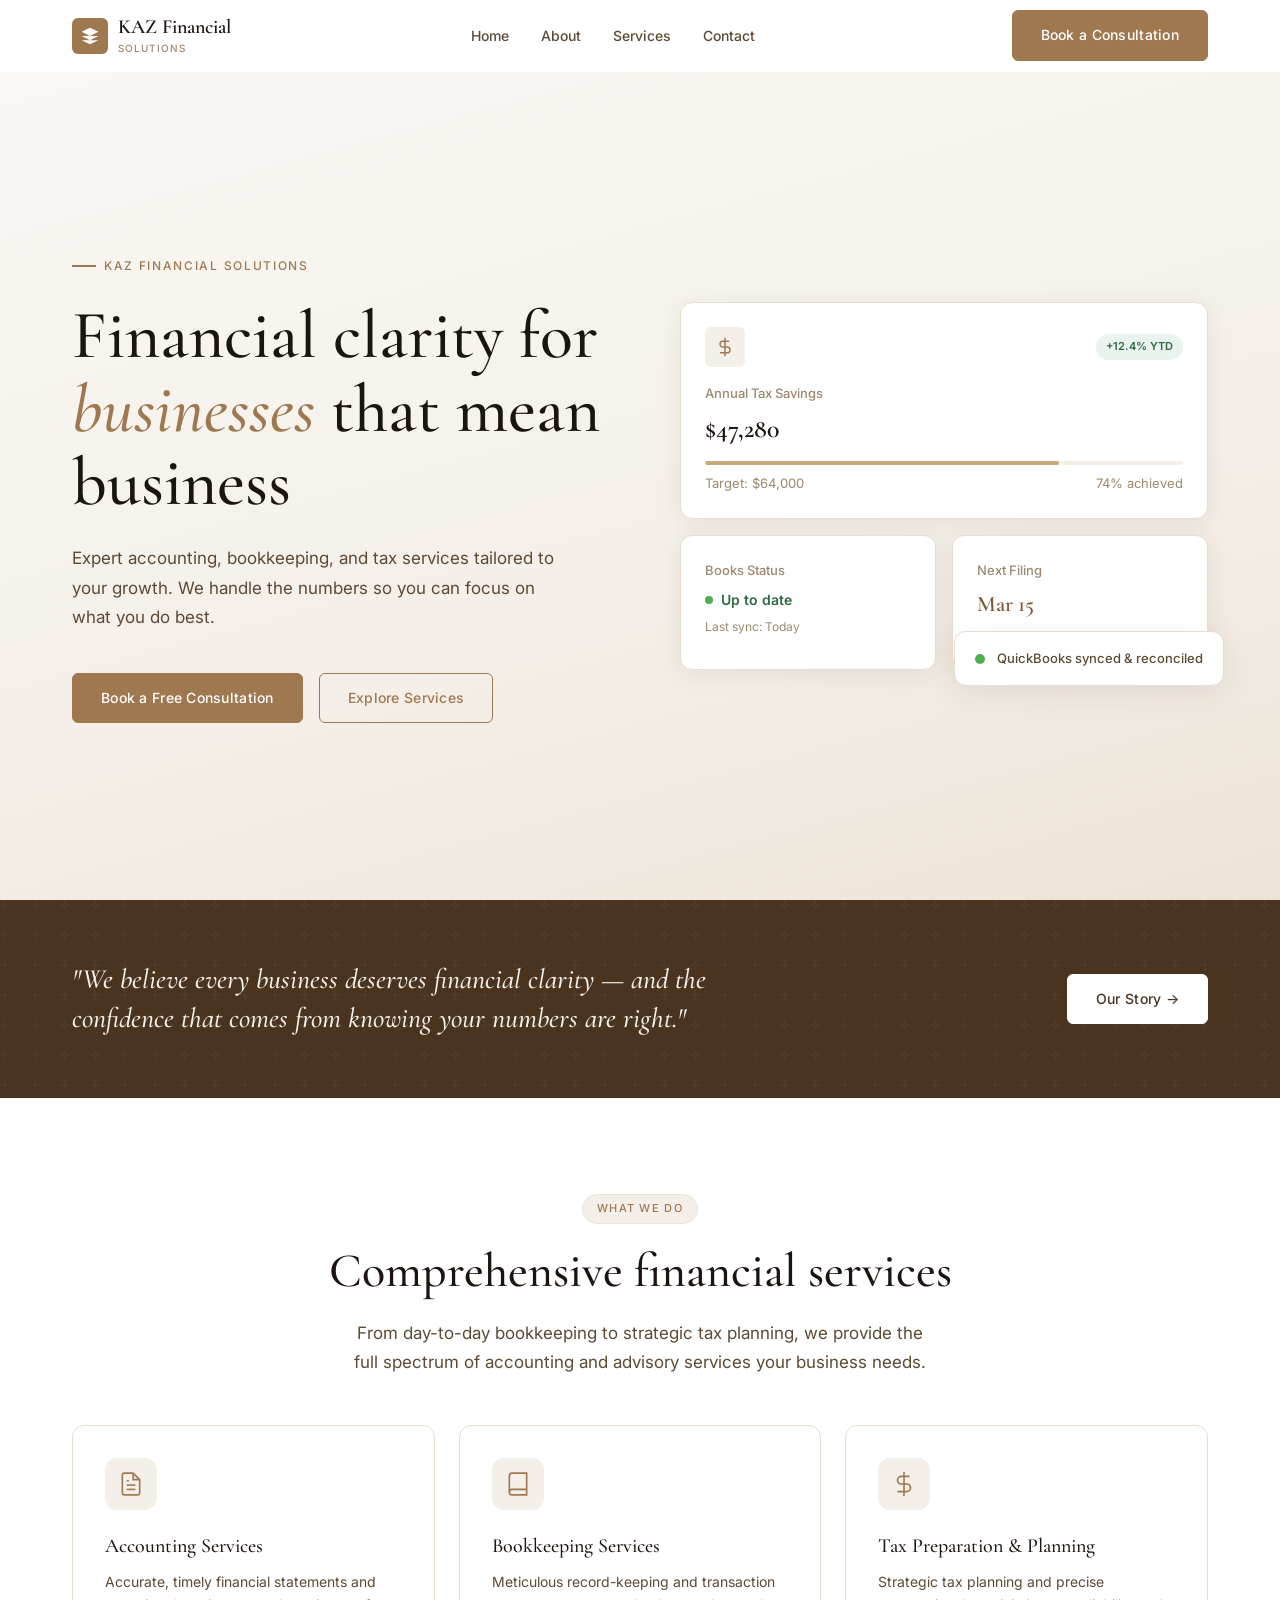
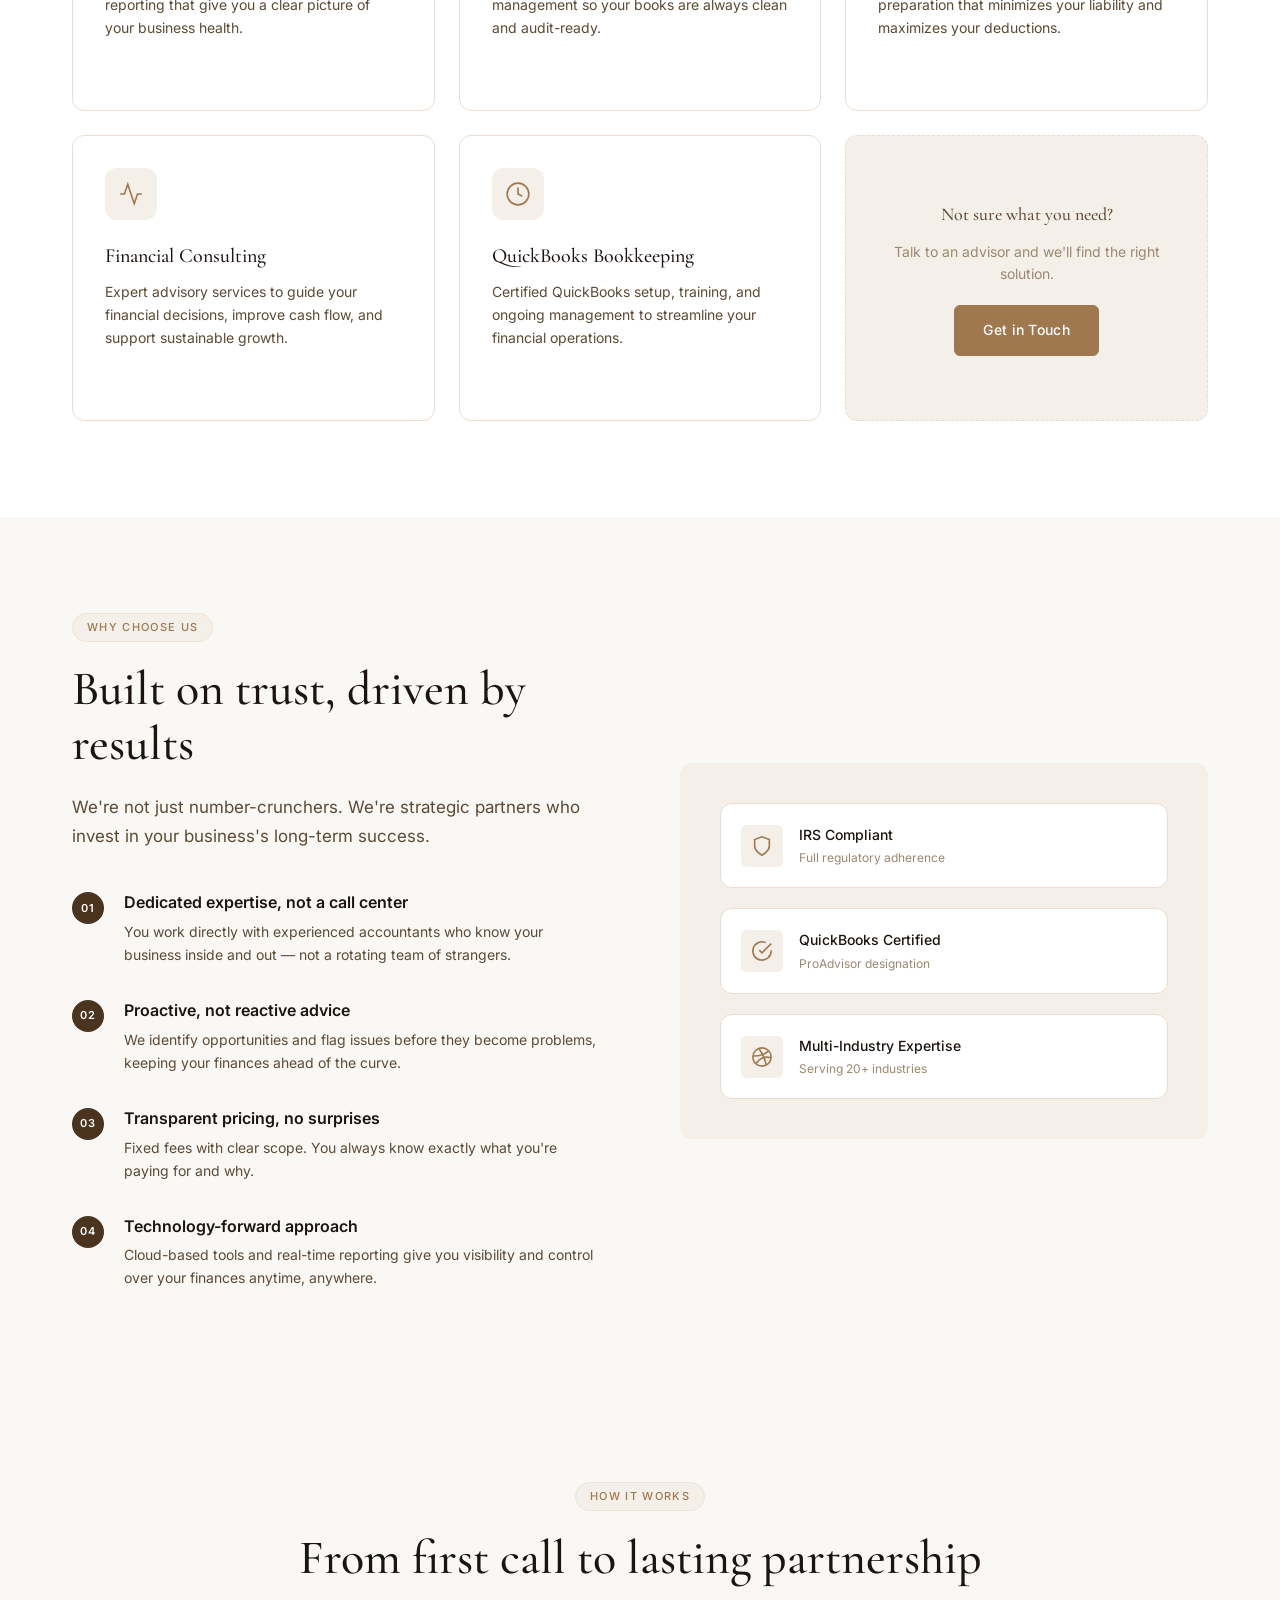
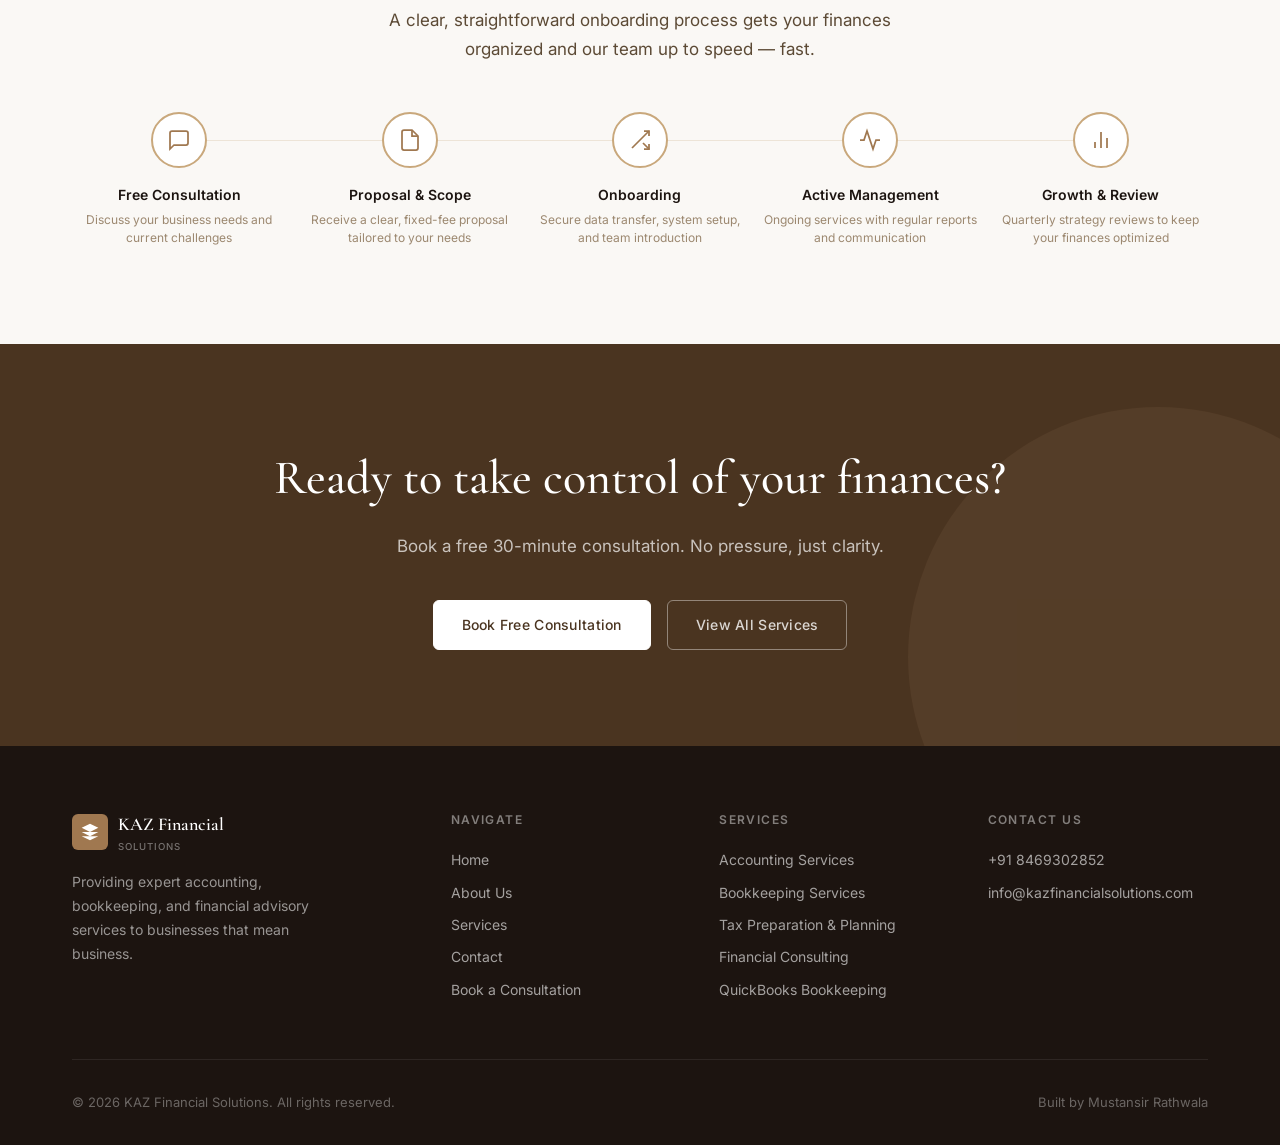
<file: index.html>
<!DOCTYPE html>
<html lang="en">
<head>
<meta charset="UTF-8">
<meta name="viewport" content="width=device-width, initial-scale=1.0">
<title>KAZ Financial Solutions – Accounting & Financial Services</title>
<meta name="description" content="KAZ Financial Solutions provides expert accounting, bookkeeping, tax preparation, and financial consulting services for businesses of all sizes.">
<link rel="preconnect" href="https://fonts.googleapis.com">
<link rel="preconnect" href="https://fonts.gstatic.com" crossorigin>
<link href="https://fonts.googleapis.com/css2?family=Cormorant+Garamond:wght@400;500;600&family=Inter:wght@300;400;500;600&display=swap" rel="stylesheet">
<style>
*,*::before,*::after{box-sizing:border-box;margin:0;padding:0}
:root{
  --white:#ffffff;
  --off-white:#FAF8F5;
  --cream:#F4EFE8;
  --cream-mid:#EDE4D7;
  --brown-light:#C9A87C;
  --brown:#A07850;
  --brown-dark:#7A5A35;
  --brown-deep:#4A3420;
  --text-primary:#1C1410;
  --text-secondary:#5C4A35;
  --text-muted:#9C8870;
  --border:#E8DDD0;
  --border-hover:#C9A87C;
  --shadow:rgba(74,52,32,0.08);
  --transition:0.25s cubic-bezier(0.4,0,0.2,1);
  --font-display:'Cormorant Garamond',Georgia,serif;
  --font-body:'Inter',system-ui,sans-serif;
  --nav-h:72px;
  --max-w:1200px;
  --radius:6px;
  --radius-lg:12px;
}
html{scroll-behavior:smooth;font-size:16px}
body{font-family:var(--font-body);color:var(--text-primary);background:var(--white);line-height:1.6;-webkit-font-smoothing:antialiased}

/* ── UTILITIES ── */
.container{max-width:var(--max-w);margin:0 auto;padding:0 2rem}
.section{padding:96px 0}
.section--sm{padding:64px 0}
.section--lg{padding:128px 0}
.tag{display:inline-block;font-size:11px;font-weight:500;letter-spacing:.12em;text-transform:uppercase;color:var(--brown);background:var(--cream);border:1px solid var(--cream-mid);padding:5px 14px;border-radius:100px;margin-bottom:1.25rem}
.section-heading{font-family:var(--font-display);font-size:clamp(2rem,4vw,3rem);font-weight:500;line-height:1.15;color:var(--text-primary);margin-bottom:1.25rem}
.section-sub{font-size:1.0625rem;color:var(--text-secondary);max-width:52ch;line-height:1.7;margin-bottom:2.5rem}
.text-center{text-align:center}
.text-center .section-sub{margin-left:auto;margin-right:auto}
.btn{display:inline-flex;align-items:center;gap:8px;font-family:var(--font-body);font-size:.875rem;font-weight:500;letter-spacing:.02em;padding:13px 28px;border-radius:var(--radius);cursor:pointer;text-decoration:none;transition:all var(--transition);border:1.5px solid transparent;white-space:nowrap}
.btn-primary{background:var(--brown);color:var(--white);border-color:var(--brown)}
.btn-primary:hover{background:var(--brown-dark);border-color:var(--brown-dark);transform:translateY(-1px)}
.btn-outline{background:transparent;color:var(--brown);border-color:var(--brown)}
.btn-outline:hover{background:var(--cream);transform:translateY(-1px)}
.btn-white{background:var(--white);color:var(--brown-deep);border-color:var(--white)}
.btn-white:hover{background:var(--cream);transform:translateY(-1px)}
.grid-2{display:grid;grid-template-columns:1fr 1fr;gap:2rem}
.grid-3{display:grid;grid-template-columns:repeat(3,1fr);gap:2rem}
.grid-4{display:grid;grid-template-columns:repeat(4,1fr);gap:1.5rem}
.card{background:var(--white);border:1px solid var(--border);border-radius:var(--radius-lg);padding:2rem;transition:all var(--transition)}
.card:hover{border-color:var(--border-hover);box-shadow:0 8px 32px var(--shadow);transform:translateY(-3px)}
.divider{width:48px;height:2px;background:var(--brown-light);margin-bottom:1.5rem}
.divider--center{margin-left:auto;margin-right:auto}
.sr-only{position:absolute;width:1px;height:1px;padding:0;margin:-1px;overflow:hidden;clip:rect(0,0,0,0);border:0}

/* ── NAVBAR ── */
#navbar{position:fixed;top:0;left:0;right:0;z-index:1000;height:var(--nav-h);background:rgba(255,255,255,0.96);backdrop-filter:blur(12px);border-bottom:1px solid transparent;transition:all var(--transition)}
#navbar.scrolled{border-bottom-color:var(--border);box-shadow:0 2px 16px var(--shadow)}
.nav-inner{max-width:var(--max-w);margin:0 auto;padding:0 2rem;height:100%;display:flex;align-items:center;justify-content:space-between}
.nav-logo{display:flex;align-items:center;gap:10px;text-decoration:none;cursor:pointer}
.nav-logo-icon{width:36px;height:36px;background:var(--brown);border-radius:var(--radius);display:flex;align-items:center;justify-content:center}
.nav-logo-icon svg{width:20px;height:20px;fill:var(--white)}
.nav-logo-text{font-family:var(--font-display);font-size:1.25rem;font-weight:600;color:var(--text-primary);line-height:1.1}
.nav-logo-sub{display:block;font-family:var(--font-body);font-size:.625rem;font-weight:500;letter-spacing:.1em;text-transform:uppercase;color:var(--text-muted)}
.nav-links{display:flex;align-items:center;gap:.25rem;list-style:none}
.nav-links a{font-size:.875rem;font-weight:500;color:var(--text-secondary);text-decoration:none;padding:8px 14px;border-radius:var(--radius);transition:all var(--transition);cursor:pointer}
.nav-links a:hover,.nav-links a.active{color:var(--brown);background:var(--cream)}
.nav-cta{margin-left:1rem}
.hamburger{display:none;flex-direction:column;gap:5px;cursor:pointer;padding:8px;border:none;background:none}
.hamburger span{display:block;width:22px;height:2px;background:var(--text-primary);border-radius:2px;transition:all var(--transition)}
.mobile-menu{display:none;position:fixed;top:var(--nav-h);left:0;right:0;background:var(--white);border-bottom:1px solid var(--border);padding:1.5rem 2rem;z-index:999;box-shadow:0 8px 32px var(--shadow)}
.mobile-menu.open{display:block}
.mobile-menu a{display:block;padding:12px 0;font-size:1rem;font-weight:500;color:var(--text-secondary);text-decoration:none;border-bottom:1px solid var(--border);cursor:pointer}
.mobile-menu a:hover{color:var(--brown)}
.mobile-menu .btn{display:block;text-align:center;margin-top:1rem;width:100%}

/* ── PAGES ── */
.page{display:none;padding-top:var(--nav-h)}
.page.active{display:block}

/* ══ HOME PAGE ══ */
/* Hero */
.hero{min-height:calc(100vh - var(--nav-h));background:linear-gradient(165deg,var(--off-white) 0%,var(--cream) 60%,var(--cream-mid) 100%);display:flex;align-items:center;padding:80px 0}
.hero-inner{max-width:var(--max-w);margin:0 auto;padding:0 2rem;display:grid;grid-template-columns:1fr 1fr;gap:5rem;align-items:center}
.hero-eyebrow{display:inline-flex;align-items:center;gap:8px;font-size:.75rem;font-weight:500;letter-spacing:.14em;text-transform:uppercase;color:var(--brown);margin-bottom:1.5rem}
.hero-eyebrow::before{content:'';display:block;width:24px;height:1.5px;background:var(--brown)}
.hero h1{font-family:var(--font-display);font-size:clamp(2.75rem,5.5vw,4.25rem);font-weight:500;line-height:1.08;color:var(--text-primary);margin-bottom:1.5rem}
.hero h1 em{font-style:italic;color:var(--brown)}
.hero-sub{font-size:1.0625rem;color:var(--text-secondary);max-width:44ch;line-height:1.75;margin-bottom:2.5rem}
.hero-actions{display:flex;gap:1rem;flex-wrap:wrap}
.hero-stats{display:grid;grid-template-columns:repeat(3,1fr);gap:1.5rem;margin-top:3rem;padding-top:2.5rem;border-top:1px solid var(--cream-mid)}
.hero-stat-num{font-family:var(--font-display);font-size:2rem;font-weight:600;color:var(--brown-dark);display:block}
.hero-stat-label{font-size:.8125rem;color:var(--text-muted);font-weight:500;display:block;margin-top:2px}
.hero-visual{position:relative;display:flex;flex-direction:column;gap:1rem}
.hero-card{background:var(--white);border:1px solid var(--border);border-radius:var(--radius-lg);padding:1.5rem;box-shadow:0 4px 24px var(--shadow)}
.hero-card-head{display:flex;align-items:center;justify-content:space-between;margin-bottom:1rem}
.hero-card-icon{width:40px;height:40px;background:var(--cream);border-radius:var(--radius);display:flex;align-items:center;justify-content:center}
.hero-card-icon svg{width:20px;height:20px;stroke:var(--brown);fill:none;stroke-width:1.75}
.hero-card-badge{font-size:.6875rem;font-weight:600;padding:4px 10px;border-radius:100px;background:#EAF4EE;color:#2D6A40}
.hero-card-title{font-size:.8125rem;font-weight:500;color:var(--text-muted);margin-bottom:.25rem}
.hero-card-value{font-family:var(--font-display);font-size:1.625rem;font-weight:600;color:var(--text-primary)}
.hero-card-bar-wrap{margin-top:.75rem;height:4px;background:var(--cream);border-radius:2px;overflow:hidden}
.hero-card-bar{height:100%;background:var(--brown-light);border-radius:2px}
.hero-card-row{display:flex;justify-content:space-between;font-size:.8125rem;margin-top:.5rem;color:var(--text-muted)}
.hero-floating{position:absolute;bottom:-1rem;right:-1rem;background:var(--white);border:1px solid var(--border);border-radius:var(--radius-lg);padding:1rem 1.25rem;box-shadow:0 8px 32px var(--shadow);display:flex;align-items:center;gap:.75rem}
.hero-floating-dot{width:10px;height:10px;background:#4CAF50;border-radius:50%;flex-shrink:0}
.hero-floating-text{font-size:.8125rem;font-weight:500;color:var(--text-secondary)}

/* Intro strip */
.intro-strip{background:var(--brown-deep);padding:60px 0;position:relative;overflow:hidden}
.intro-strip::before{content:'';position:absolute;inset:0;background:url("data:image/svg+xml,%3Csvg width='60' height='60' viewBox='0 0 60 60' xmlns='http://www.w3.org/2000/svg'%3E%3Cg fill='none' fill-rule='evenodd'%3E%3Cg fill='%23ffffff' fill-opacity='0.03'%3E%3Cpath d='M36 34v-4h-2v4h-4v2h4v4h2v-4h4v-2h-4zm0-30V0h-2v4h-4v2h4v4h2V6h4V4h-4zM6 34v-4H4v4H0v2h4v4h2v-4h4v-2H6zM6 4V0H4v4H0v2h4v4h2V6h4V4H6z'/%3E%3C/g%3E%3C/g%3E%3C/svg%3E")}
.intro-strip .container{display:flex;align-items:center;justify-content:space-between;gap:3rem}
.intro-strip-text{color:var(--cream);font-family:var(--font-display);font-size:clamp(1.25rem,2.5vw,1.75rem);font-weight:500;font-style:italic;max-width:60ch;line-height:1.4}
.intro-strip-cta{flex-shrink:0}

/* Services overview */
.services-grid{display:grid;grid-template-columns:repeat(3,1fr);gap:1.5rem;margin-top:3rem}
.svc-card{background:var(--white);border:1px solid var(--border);border-radius:var(--radius-lg);padding:2rem;cursor:pointer;transition:all var(--transition);text-align:left}
.svc-card:hover{border-color:var(--brown-light);box-shadow:0 12px 40px var(--shadow);transform:translateY(-4px)}
.svc-icon{width:52px;height:52px;background:var(--cream);border-radius:var(--radius-lg);display:flex;align-items:center;justify-content:center;margin-bottom:1.25rem;transition:background var(--transition)}
.svc-card:hover .svc-icon{background:var(--brown-light)}
.svc-icon svg{width:26px;height:26px;stroke:var(--brown);fill:none;stroke-width:1.5;transition:stroke var(--transition)}
.svc-card:hover .svc-icon svg{stroke:var(--white)}
.svc-title{font-family:var(--font-display);font-size:1.25rem;font-weight:500;color:var(--text-primary);margin-bottom:.5rem}
.svc-desc{font-size:.875rem;color:var(--text-secondary);line-height:1.65}
.svc-link{display:inline-flex;align-items:center;gap:5px;font-size:.8125rem;font-weight:500;color:var(--brown);margin-top:1rem;opacity:0;transform:translateX(-4px);transition:all var(--transition)}
.svc-card:hover .svc-link{opacity:1;transform:translateX(0)}

/* Why KAZ */
.why-grid{display:grid;grid-template-columns:1fr 1fr;gap:5rem;align-items:center;margin-top:0}
.why-list{display:flex;flex-direction:column;gap:2rem;margin-top:2rem}
.why-item{display:flex;gap:1.25rem;align-items:flex-start}
.why-num{flex-shrink:0;width:32px;height:32px;background:var(--brown-deep);color:var(--white);border-radius:50%;display:flex;align-items:center;justify-content:center;font-size:.6875rem;font-weight:600;letter-spacing:.05em;margin-top:2px}
.why-content h3{font-size:1rem;font-weight:600;color:var(--text-primary);margin-bottom:.25rem}
.why-content p{font-size:.875rem;color:var(--text-secondary);line-height:1.65}
.why-visual{background:var(--cream);border-radius:var(--radius-lg);padding:2.5rem;position:relative}
.why-visual-inner{display:flex;flex-direction:column;gap:1.25rem}
.why-visual-item{display:flex;align-items:center;gap:1rem;background:var(--white);border:1px solid var(--border);border-radius:var(--radius-lg);padding:1.25rem}
.why-visual-icon{width:42px;height:42px;flex-shrink:0;background:var(--cream);border-radius:var(--radius);display:flex;align-items:center;justify-content:center}
.why-visual-icon svg{width:22px;height:22px;stroke:var(--brown);fill:none;stroke-width:1.75}
.why-visual-label{font-size:.875rem;font-weight:500;color:var(--text-primary)}
.why-visual-sub{font-size:.75rem;color:var(--text-muted);margin-top:2px}

/* Process */
.process-section{background:var(--off-white)}
.process-steps{display:grid;grid-template-columns:repeat(5,1fr);gap:1rem;margin-top:3rem;position:relative}
.process-steps::before{content:'';position:absolute;top:28px;left:10%;right:10%;height:1px;background:var(--cream-mid);z-index:0}
.process-step{text-align:center;position:relative;z-index:1}
.process-dot{width:56px;height:56px;background:var(--white);border:2px solid var(--brown-light);border-radius:50%;display:flex;align-items:center;justify-content:center;margin:0 auto 1rem;transition:all var(--transition)}
.process-dot svg{width:24px;height:24px;stroke:var(--brown);fill:none;stroke-width:1.75}
.process-step:hover .process-dot{background:var(--brown);border-color:var(--brown)}
.process-step:hover .process-dot svg{stroke:var(--white)}
.process-label{font-size:.875rem;font-weight:600;color:var(--text-primary);margin-bottom:.25rem}
.process-desc{font-size:.75rem;color:var(--text-muted);line-height:1.55}

/* Testimonials */
.testimonials-grid{display:grid;grid-template-columns:repeat(3,1fr);gap:2rem;margin-top:3rem}
.testimonial-card{background:var(--white);border:1px solid var(--border);border-radius:var(--radius-lg);padding:2rem;position:relative}
.testimonial-card::before{content:'\201C';font-family:var(--font-display);font-size:4rem;color:var(--cream-mid);position:absolute;top:1rem;right:1.5rem;line-height:1}
.testimonial-stars{display:flex;gap:3px;margin-bottom:1rem}
.star{width:14px;height:14px;fill:var(--brown-light)}
.testimonial-text{font-size:.9375rem;color:var(--text-secondary);line-height:1.7;margin-bottom:1.5rem;font-style:italic}
.testimonial-author{display:flex;align-items:center;gap:.75rem}
.author-avatar{width:40px;height:40px;border-radius:50%;background:var(--cream);display:flex;align-items:center;justify-content:center;font-family:var(--font-display);font-size:.875rem;font-weight:600;color:var(--brown-dark);flex-shrink:0}
.author-name{font-size:.875rem;font-weight:600;color:var(--text-primary)}
.author-title{font-size:.75rem;color:var(--text-muted)}

/* FAQ */
.faq-list{max-width:720px;margin:3rem auto 0}
.faq-item{border-bottom:1px solid var(--border)}
.faq-btn{width:100%;display:flex;align-items:center;justify-content:space-between;padding:1.375rem 0;font-size:1rem;font-weight:500;color:var(--text-primary);background:none;border:none;cursor:pointer;text-align:left;gap:1rem}
.faq-chevron{width:20px;height:20px;flex-shrink:0;stroke:var(--text-muted);fill:none;stroke-width:2;transition:transform var(--transition)}
.faq-item.open .faq-chevron{transform:rotate(180deg)}
.faq-body{max-height:0;overflow:hidden;transition:max-height .35s cubic-bezier(0.4,0,0.2,1)}
.faq-body p{font-size:.9375rem;color:var(--text-secondary);line-height:1.7;padding-bottom:1.5rem}

/* CTA banner */
.cta-banner{background:var(--brown-deep);padding:96px 0;text-align:center;position:relative;overflow:hidden}
.cta-banner::after{content:'';position:absolute;bottom:-40%;right:-10%;width:500px;height:500px;border-radius:50%;background:rgba(201,168,124,.08)}
.cta-banner .container{position:relative;z-index:1}
.cta-banner h2{font-family:var(--font-display);font-size:clamp(2rem,4vw,3rem);font-weight:500;color:var(--white);margin-bottom:1rem}
.cta-banner p{font-size:1.0625rem;color:rgba(255,255,255,.7);max-width:48ch;margin:0 auto 2.5rem}
.cta-actions{display:flex;gap:1rem;justify-content:center;flex-wrap:wrap}

/* ══ ABOUT PAGE ══ */
.about-hero{background:var(--cream);padding:80px 0}
.about-hero .container{display:grid;grid-template-columns:1fr 1fr;gap:5rem;align-items:center}
.about-story{background:var(--off-white);border-radius:var(--radius-lg);padding:3rem;position:relative}
.about-story-accent{position:absolute;top:0;left:0;width:4px;height:60px;background:var(--brown);border-radius:0 0 4px 0;margin:0}
.values-grid{display:grid;grid-template-columns:repeat(3,1fr);gap:1.5rem;margin-top:2rem}
.value-card{background:var(--white);border:1px solid var(--border);border-radius:var(--radius-lg);padding:1.75rem;text-align:center}
.value-icon{width:56px;height:56px;background:var(--cream);border-radius:50%;display:flex;align-items:center;justify-content:center;margin:0 auto 1rem}
.value-icon svg{width:26px;height:26px;stroke:var(--brown);fill:none;stroke-width:1.75}
.value-title{font-family:var(--font-display);font-size:1.125rem;font-weight:500;color:var(--text-primary);margin-bottom:.5rem}
.value-desc{font-size:.8125rem;color:var(--text-secondary);line-height:1.6}
.team-section{background:var(--cream)}
.founder-card{display:grid;grid-template-columns:auto 1fr;gap:3rem;align-items:start;background:var(--white);border:1px solid var(--border);border-radius:var(--radius-lg);padding:3rem}
.founder-avatar{width:140px;height:140px;
  /* background:linear-gradient(135deg,var(--brown-light),var(--brown)); */
  border-radius:var(--radius-lg);display:flex;align-items:center;justify-content:center;font-family:var(--font-display);font-size:3rem;font-weight:600;color:var(--white)}
.founder-avatar img{
  width: 13rem;
  border-radius: 13%;
  padding: 20px;
}
.founder-name{font-family:var(--font-display);font-size:1.75rem;font-weight:600;color:var(--text-primary);margin-bottom:.25rem}
.founder-title{font-size:.875rem;font-weight:500;color:var(--brown);letter-spacing:.05em;text-transform:uppercase;margin-bottom:1.25rem}
.founder-bio{font-size:.9375rem;color:var(--text-secondary);line-height:1.75}
.trust-grid{display:grid;grid-template-columns:repeat(4,1fr);gap:1.5rem;margin-top:2rem}
.trust-item{text-align:center;padding:2rem 1.25rem;background:var(--white);border:1px solid var(--border);border-radius:var(--radius-lg)}
.trust-number{font-family:var(--font-display);font-size:2.5rem;font-weight:600;color:var(--brown);display:block;margin-bottom:.25rem}
.trust-label{font-size:.8125rem;color:var(--text-muted);font-weight:500}

/* ══ SERVICES PAGE ══ */
.services-hero{background:var(--cream);padding:80px 0;text-align:center}
.services-all-grid{display:grid;grid-template-columns:repeat(3,1fr);gap:2rem;margin-top:3rem}
.svc-big-card{background:var(--white);border:1px solid var(--border);border-radius:var(--radius-lg);overflow:hidden;cursor:pointer;transition:all var(--transition)}
.svc-big-card:hover{border-color:var(--brown-light);box-shadow:0 16px 48px var(--shadow);transform:translateY(-4px)}
.svc-big-card-header{background:var(--cream);padding:2rem 2rem 1.5rem;border-bottom:1px solid var(--border)}
.svc-big-card-icon{width:56px;height:56px;background:var(--white);border-radius:var(--radius-lg);display:flex;align-items:center;justify-content:center;margin-bottom:1rem;box-shadow:0 2px 8px var(--shadow)}
.svc-big-card-icon svg{width:28px;height:28px;stroke:var(--brown);fill:none;stroke-width:1.5}
.svc-big-card-title{font-family:var(--font-display);font-size:1.375rem;font-weight:500;color:var(--text-primary)}
.svc-big-card-body{padding:1.75rem 2rem}
.svc-big-card-desc{font-size:.9rem;color:var(--text-secondary);line-height:1.7;margin-bottom:1.25rem}
.svc-big-card-link{display:inline-flex;align-items:center;gap:5px;font-size:.875rem;font-weight:500;color:var(--brown)}
.svc-big-card:hover .svc-big-card-link{gap:8px}

/* ══ INDIVIDUAL SERVICE PAGE ══ */
.service-page-hero{background:linear-gradient(150deg,var(--cream) 0%,var(--cream-mid) 100%);padding:80px 0}
.service-page-hero .container{display:grid;grid-template-columns:1fr auto;gap:3rem;align-items:center}
.service-page-hero h1{font-family:var(--font-display);font-size:clamp(2rem,4vw,3.25rem);font-weight:500;line-height:1.1;margin-bottom:1rem}
.service-page-hero p{font-size:1.0625rem;color:var(--text-secondary);max-width:52ch;line-height:1.75;margin-bottom:2rem}
.service-icon-lg{width:120px;height:120px;background:var(--white);border:1px solid var(--border);border-radius:var(--radius-lg);display:flex;align-items:center;justify-content:center;flex-shrink:0;box-shadow:0 8px 32px var(--shadow)}
.service-icon-lg svg{width:56px;height:56px;stroke:var(--brown);fill:none;stroke-width:1.25}
.service-about{background:var(--white);padding:80px 0}
.service-about .container{display:grid;grid-template-columns:1fr 1fr;gap:4rem;align-items:start}
.challenge-list{margin-top:1.5rem;display:flex;flex-direction:column;gap:.875rem}
.challenge-item{display:flex;gap:.75rem;align-items:flex-start;padding:.875rem 1rem;background:var(--off-white);border-radius:var(--radius);border-left:3px solid var(--cream-mid)}
.challenge-item svg{width:18px;height:18px;stroke:var(--brown);fill:none;stroke-width:2;flex-shrink:0;margin-top:1px}
.challenge-item p{font-size:.875rem;color:var(--text-secondary);line-height:1.55}
.benefits-section{background:var(--off-white)}
.benefits-grid{display:grid;grid-template-columns:repeat(3,1fr);gap:1.5rem;margin-top:3rem}
.benefit-item{background:var(--white);border:1px solid var(--border);border-radius:var(--radius-lg);padding:1.75rem}
.benefit-check{width:36px;height:36px;background:var(--cream);border-radius:50%;display:flex;align-items:center;justify-content:center;margin-bottom:1rem}
.benefit-check svg{width:18px;height:18px;stroke:var(--brown);fill:none;stroke-width:2.5}
.benefit-title{font-size:.9375rem;font-weight:600;color:var(--text-primary);margin-bottom:.375rem}
.benefit-desc{font-size:.8125rem;color:var(--text-secondary);line-height:1.6}
.industries-section{background:var(--cream)}
.industries-list{display:flex;flex-wrap:wrap;gap:.75rem;margin-top:2rem}
.industry-tag{padding:8px 18px;background:var(--white);border:1px solid var(--border);border-radius:100px;font-size:.875rem;font-weight:500;color:var(--text-secondary);transition:all var(--transition);cursor:default}
.industry-tag:hover{background:var(--cream-mid);border-color:var(--brown-light);color:var(--brown-dark)}

/* ══ CONTACT PAGE ══ */
.contact-hero{background:var(--cream);padding:64px 0;text-align:center}
.contact-layout{background:var(--off-white);padding:80px 0}
.contact-grid{display:grid;grid-template-columns:1fr 1.6fr;gap:4rem;align-items:start}
.contact-info-card{background:var(--brown-deep);border-radius:var(--radius-lg);padding:2.5rem;color:var(--cream)}
.contact-info-title{font-family:var(--font-display);font-size:1.5rem;font-weight:500;color:var(--white);margin-bottom:1.75rem}
.contact-detail{display:flex;gap:1rem;margin-bottom:1.5rem}
.contact-detail-icon{width:40px;height:40px;background:rgba(255,255,255,.08);border-radius:var(--radius);display:flex;align-items:center;justify-content:center;flex-shrink:0}
.contact-detail-icon svg{width:20px;height:20px;stroke:var(--brown-light);fill:none;stroke-width:1.75}
.contact-detail-label{font-size:.6875rem;font-weight:600;letter-spacing:.1em;text-transform:uppercase;color:rgba(255,255,255,.45);margin-bottom:.25rem}
.contact-detail-value{font-size:.9375rem;color:rgba(255,255,255,.85);line-height:1.5}
.hours-grid{display:grid;gap:.375rem;margin-top:1rem}
.hours-row{display:flex;justify-content:space-between;font-size:.8125rem}
.hours-row .days{color:rgba(255,255,255,.6)}
.hours-row .time{color:rgba(255,255,255,.9);font-weight:500}
.contact-form-wrap{background:var(--white);border:1px solid var(--border);border-radius:var(--radius-lg);padding:2.5rem}
.form-row{display:grid;grid-template-columns:1fr 1fr;gap:1.25rem}
.form-group{margin-bottom:1.25rem}
.form-label{display:block;font-size:.8125rem;font-weight:500;color:var(--text-secondary);margin-bottom:.5rem}
.form-label span{color:var(--brown)}
.form-input,.form-select,.form-textarea{width:100%;font-family:var(--font-body);font-size:.9375rem;color:var(--text-primary);background:var(--white);border:1.5px solid var(--border);border-radius:var(--radius);padding:11px 14px;transition:border-color var(--transition);outline:none;-webkit-appearance:none}
.form-input:focus,.form-select:focus,.form-textarea:focus{border-color:var(--brown)}
.form-textarea{min-height:120px;resize:vertical;line-height:1.6}
.form-select{background-image:url("data:image/svg+xml,%3Csvg xmlns='http://www.w3.org/2000/svg' width='16' height='16' viewBox='0 0 24 24' fill='none' stroke='%239C8870' stroke-width='2'%3E%3Cpolyline points='6 9 12 15 18 9'%3E%3C/polyline%3E%3C/svg%3E");background-repeat:no-repeat;background-position:right 12px center;padding-right:40px;cursor:pointer}
.form-success{display:none;background:#EAF4EE;border:1px solid #A3D4B3;border-radius:var(--radius-lg);padding:2rem;text-align:center}
.form-success.show{display:block}
.form-success svg{width:48px;height:48px;stroke:#2D6A40;fill:none;stroke-width:1.5;margin:0 auto 1rem;display:block}
.form-success h3{font-family:var(--font-display);font-size:1.5rem;font-weight:500;color:#1A4229;margin-bottom:.5rem}
.form-success p{font-size:.9375rem;color:#2D6A40}

/* ══ FOOTER ══ */
footer{background:var(--text-primary);color:rgba(255,255,255,.7);padding:64px 0 32px}
.footer-grid{display:grid;grid-template-columns:1.5fr 1fr 1fr 1fr;gap:3rem;margin-bottom:3rem}
.footer-brand p{font-size:.875rem;line-height:1.7;margin-top:1rem;max-width:28ch;color:rgba(255,255,255,.55)}
.footer-social{display:flex;gap:.75rem;margin-top:1.5rem}
.footer-social a{width:36px;height:36px;background:rgba(255,255,255,.07);border-radius:var(--radius);display:flex;align-items:center;justify-content:center;color:rgba(255,255,255,.55);text-decoration:none;transition:all var(--transition)}
.footer-social a:hover{background:rgba(201,168,124,.2);color:var(--brown-light)}
.footer-social a svg{width:16px;height:16px;fill:currentColor}
.footer-col h4{font-size:.75rem;font-weight:600;letter-spacing:.12em;text-transform:uppercase;color:rgba(255,255,255,.45);margin-bottom:1.25rem}
.footer-col a{display:block;font-size:.875rem;color:rgba(255,255,255,.6);text-decoration:none;margin-bottom:.625rem;cursor:pointer;transition:color var(--transition)}
.footer-col a:hover{color:var(--brown-light)}
.footer-col .contact-line{display:flex;gap:.5rem;font-size:.875rem;color:rgba(255,255,255,.6);margin-bottom:.625rem}
.footer-bottom{border-top:1px solid rgba(255,255,255,.08);padding-top:2rem;display:flex;align-items:center;justify-content:space-between}
.footer-bottom p{font-size:.8125rem;color:rgba(255,255,255,.35)}
.footer-bottom a{text-decoration: none; color: rgba(255,255,255,.35);}
.footer-bottom a:hover{color: #A07850;}

/* ══ RESPONSIVE ══ */
@media(max-width:1024px){
  .hero-inner,.about-hero .container{grid-template-columns:1fr;gap:3rem}
  .hero-visual{display:none}
  .process-steps{grid-template-columns:repeat(3,1fr);gap:2rem}
  .process-steps::before{display:none}
  .services-grid,.services-all-grid{grid-template-columns:repeat(2,1fr)}
  .footer-grid{grid-template-columns:1fr 1fr;gap:2rem}
  .trust-grid{grid-template-columns:repeat(2,1fr)}
  .service-page-hero .container{grid-template-columns:1fr}
  .service-icon-lg{display:none}
}
@media(max-width:768px){
  .section{padding:64px 0}
  .grid-2,.grid-3,.grid-4,.why-grid,.contact-grid,.service-about .container,.founder-card{grid-template-columns:1fr;gap:2rem}
  .services-grid,.services-all-grid,.testimonials-grid,.values-grid,.benefits-grid{grid-template-columns:1fr}
  .process-steps{grid-template-columns:repeat(2,1fr)}
  .hero h1{font-size:2.5rem}
  .hero-stats{grid-template-columns:repeat(3,1fr);gap:1rem}
  .intro-strip .container{flex-direction:column;text-align:center}
  .nav-links,.nav-cta{display:none}
  .hamburger{display:flex}
  .form-row{grid-template-columns:1fr}
  .footer-grid{grid-template-columns:1fr}
}
@media(max-width:480px){
  .container{padding:0 1.25rem}
  .hero{padding:56px 0}
  .hero h1{font-size:2rem}
  .hero-stats{grid-template-columns:1fr;gap:.75rem;border-top:none;margin-top:1.5rem;padding-top:0}
  .hero-actions{flex-direction:column}
  .hero-actions .btn{width:100%;justify-content:center}
  .cta-actions{flex-direction:column;align-items:center}
  .process-steps{grid-template-columns:1fr}
  .trust-grid{grid-template-columns:repeat(2,1fr)}
  .industries-list{gap:.5rem}
}

/* ── ANIMATIONS ── */
@keyframes fadeUp{from{opacity:0;transform:translateY(24px)}to{opacity:1;transform:translateY(0)}}
.fade-up{animation:fadeUp .6s cubic-bezier(0.4,0,0.2,1) forwards;opacity:0}
.fade-up:nth-child(1){animation-delay:.1s}
.fade-up:nth-child(2){animation-delay:.2s}
.fade-up:nth-child(3){animation-delay:.3s}
.fade-up:nth-child(4){animation-delay:.4s}
.fade-up:nth-child(5){animation-delay:.5s}
</style>
</head>
<body>

<!-- ═══ NAVBAR ═══ -->
<nav id="navbar" role="navigation" aria-label="Main navigation">
  <div class="nav-inner">
    <a class="nav-logo" onclick="navigate('home')" aria-label="KAZ Financial Solutions home">
      <div class="nav-logo-icon">
        <svg viewBox="0 0 24 24" xmlns="http://www.w3.org/2000/svg"><path d="M12 2L2 7l10 5 10-5-10-5zM2 17l10 5 10-5M2 12l10 5 10-5"/></svg>
      </div>
      <div>
        <span class="nav-logo-text">KAZ Financial</span>
        <span class="nav-logo-sub">Solutions</span>
      </div>
    </a>
    <ul class="nav-links" role="list">
      <li><a onclick="navigate('home')" id="nav-home">Home</a></li>
      <li><a onclick="navigate('about')" id="nav-about">About</a></li>
      <li><a onclick="navigate('services')" id="nav-services">Services</a></li>
      <li><a onclick="navigate('contact')" id="nav-contact">Contact</a></li>
    </ul>
    <a class="btn btn-primary nav-cta" onclick="navigate('contact')">Book a Consultation</a>
    <button class="hamburger" id="hamburger" aria-label="Toggle menu" aria-expanded="false">
      <span></span><span></span><span></span>
    </button>
  </div>
</nav>
<div class="mobile-menu" id="mobileMenu" role="dialog" aria-label="Mobile menu">
  <a onclick="navigate('home');closeMobile()">Home</a>
  <a onclick="navigate('about');closeMobile()">About</a>
  <a onclick="navigate('services');closeMobile()">Services</a>
  <a onclick="navigate('contact');closeMobile()">Contact</a>
  <a class="btn btn-primary" href="https://calendly.com/ammarkhanpur786/30min?month=2024-10&date=2024-10-31">Book a Consultation</a>
</div>

<!-- ═══════════════════════════════════════
     HOME PAGE
════════════════════════════════════════ -->
<main id="page-home" class="page active">

  <!-- Hero -->
  <section class="hero" aria-label="Hero">
    <div class="hero-inner">
      <div>
        <span class="hero-eyebrow">KAZ Financial Solutions</span>
        <h1>Financial clarity for <em>businesses</em> that mean business</h1>
        <p class="hero-sub">Expert accounting, bookkeeping, and tax services tailored to your growth. We handle the numbers so you can focus on what you do best.</p>
        <div class="hero-actions">
          <a class="btn btn-primary" target="_blank" href="https://calendly.com/ammarkhanpur786/30min?month=2026-06">Book a Free Consultation</a>
          <a class="btn btn-outline" target="_blank" onclick="navigate('services')">Explore Services</a>
        </div>
        <!-- <div class="hero-stats">
          <div><span class="hero-stat-num">500+</span><span class="hero-stat-label">Clients Served</span></div>
          <div><span class="hero-stat-num">15+</span><span class="hero-stat-label">Years Experience</span></div>
          <div><span class="hero-stat-num">98%</span><span class="hero-stat-label">Client Retention</span></div>
        </div> -->
      </div>
      <div class="hero-visual" aria-hidden="true">
        <div class="hero-card">
          <div class="hero-card-head">
            <div class="hero-card-icon">
              <svg viewBox="0 0 24 24" xmlns="http://www.w3.org/2000/svg"><line x1="12" y1="1" x2="12" y2="23"/><path d="M17 5H9.5a3.5 3.5 0 0 0 0 7h5a3.5 3.5 0 0 1 0 7H6"/></svg>
            </div>
            <span class="hero-card-badge">+12.4% YTD</span>
          </div>
          <div class="hero-card-title">Annual Tax Savings</div>
          <div class="hero-card-value">$47,280</div>
          <div class="hero-card-bar-wrap"><div class="hero-card-bar" style="width:74%"></div></div>
          <div class="hero-card-row"><span>Target: $64,000</span><span>74% achieved</span></div>
        </div>
        <div style="display:grid;grid-template-columns:1fr 1fr;gap:1rem">
          <div class="hero-card">
            <div class="hero-card-title">Books Status</div>
            <div style="display:flex;align-items:center;gap:.5rem;margin-top:.5rem">
              <div style="width:8px;height:8px;background:#4CAF50;border-radius:50%"></div>
              <span style="font-size:.875rem;font-weight:600;color:#2D6A40">Up to date</span>
            </div>
            <div style="font-size:.75rem;color:var(--text-muted);margin-top:.375rem">Last sync: Today</div>
          </div>
          <div class="hero-card">
            <div class="hero-card-title">Next Filing</div>
            <div style="font-family:var(--font-display);font-size:1.375rem;font-weight:600;color:var(--brown-dark);margin-top:.375rem">Mar 15</div>
            <div style="font-size:.75rem;color:var(--text-muted);margin-top:.25rem">Q4 Estimates</div>
          </div>
        </div>
        <div class="hero-floating">
          <div class="hero-floating-dot"></div>
          <div class="hero-floating-text">QuickBooks synced & reconciled</div>
        </div>
      </div>
    </div>
  </section>

  <!-- Intro strip -->
  <div class="intro-strip">
    <div class="container">
      <p class="intro-strip-text">"We believe every business deserves financial clarity — and the confidence that comes from knowing your numbers are right."</p>
      <a class="btn btn-white intro-strip-cta" onclick="navigate('about')" id="nav-about">Our Story →</a>
    </div>
  </div>

  <!-- Services overview -->
  <section class="section" id="services-overview">
    <div class="container">
      <div class="text-center">
        <span class="tag">What We Do</span>
        <h2 class="section-heading">Comprehensive financial services</h2>
        <p class="section-sub">From day-to-day bookkeeping to strategic tax planning, we provide the full spectrum of accounting and advisory services your business needs.</p>
      </div>
      <div class="services-grid">
        <div class="svc-card fade-up" onclick="navigate('service-accounting')" role="button" tabindex="0">
          <div class="svc-icon"><svg viewBox="0 0 24 24" xmlns="http://www.w3.org/2000/svg"><path d="M14 2H6a2 2 0 0 0-2 2v16a2 2 0 0 0 2 2h12a2 2 0 0 0 2-2V8z"/><polyline points="14 2 14 8 20 8"/><line x1="16" y1="13" x2="8" y2="13"/><line x1="16" y1="17" x2="8" y2="17"/><polyline points="10 9 9 9 8 9"/></svg></div>
          <h3 class="svc-title">Accounting Services</h3>
          <p class="svc-desc">Accurate, timely financial statements and reporting that give you a clear picture of your business health.</p>
          <span class="svc-link">Learn more →</span>
        </div>
        <div class="svc-card fade-up" onclick="navigate('service-bookkeeping')" role="button" tabindex="0">
          <div class="svc-icon"><svg viewBox="0 0 24 24" xmlns="http://www.w3.org/2000/svg"><path d="M4 19.5A2.5 2.5 0 0 1 6.5 17H20"/><path d="M6.5 2H20v20H6.5A2.5 2.5 0 0 1 4 19.5v-15A2.5 2.5 0 0 1 6.5 2z"/></svg></div>
          <h3 class="svc-title">Bookkeeping Services</h3>
          <p class="svc-desc">Meticulous record-keeping and transaction management so your books are always clean and audit-ready.</p>
          <span class="svc-link">Learn more →</span>
        </div>
        <div class="svc-card fade-up" onclick="navigate('service-tax')" role="button" tabindex="0">
          <div class="svc-icon"><svg viewBox="0 0 24 24" xmlns="http://www.w3.org/2000/svg"><line x1="12" y1="1" x2="12" y2="23"/><path d="M17 5H9.5a3.5 3.5 0 0 0 0 7h5a3.5 3.5 0 0 1 0 7H6"/></svg></div>
          <h3 class="svc-title">Tax Preparation & Planning</h3>
          <p class="svc-desc">Strategic tax planning and precise preparation that minimizes your liability and maximizes your deductions.</p>
          <span class="svc-link">Learn more →</span>
        </div>
        <div class="svc-card fade-up" onclick="navigate('service-consulting')" role="button" tabindex="0">
          <div class="svc-icon"><svg viewBox="0 0 24 24" xmlns="http://www.w3.org/2000/svg"><polyline points="22 12 18 12 15 21 9 3 6 12 2 12"/></svg></div>
          <h3 class="svc-title">Financial Consulting</h3>
          <p class="svc-desc">Expert advisory services to guide your financial decisions, improve cash flow, and support sustainable growth.</p>
          <span class="svc-link">Learn more →</span>
        </div>
        <div class="svc-card fade-up" onclick="navigate('service-quickbooks')" role="button" tabindex="0">
          <div class="svc-icon"><svg viewBox="0 0 24 24" xmlns="http://www.w3.org/2000/svg"><circle cx="12" cy="12" r="10"/><polyline points="12 6 12 12 16 14"/></svg></div>
          <h3 class="svc-title">QuickBooks Bookkeeping</h3>
          <p class="svc-desc">Certified QuickBooks setup, training, and ongoing management to streamline your financial operations.</p>
          <span class="svc-link">Learn more →</span>
        </div>
        <div class="svc-card fade-up" style="background:var(--cream);border-style:dashed;display:flex;flex-direction:column;align-items:center;justify-content:center;text-align:center;cursor:default" onclick="navigate('contact')">
          <div style="font-family:var(--font-display);font-size:1.125rem;font-weight:500;color:var(--text-secondary);margin-bottom:.75rem">Not sure what you need?</div>
          <p style="font-size:.875rem;color:var(--text-muted);margin-bottom:1.25rem">Talk to an advisor and we'll find the right solution.</p>
          <a class="btn btn-primary" onclick="navigate('contact');event.stopPropagation()">Get in Touch</a>
        </div>
      </div>
    </div>
  </section>

  <!-- Why KAZ -->
  <section class="section" style="background:var(--off-white)">
    <div class="container">
      <div class="why-grid">
        <div>
          <span class="tag">Why Choose Us</span>
          <h2 class="section-heading">Built on trust, driven by results</h2>
          <p class="section-sub">We're not just number-crunchers. We're strategic partners who invest in your business's long-term success.</p>
          <div class="why-list">
            <div class="why-item">
              <div class="why-num">01</div>
              <div class="why-content">
                <h3>Dedicated expertise, not a call center</h3>
                <p>You work directly with experienced accountants who know your business inside and out — not a rotating team of strangers.</p>
              </div>
            </div>
            <div class="why-item">
              <div class="why-num">02</div>
              <div class="why-content">
                <h3>Proactive, not reactive advice</h3>
                <p>We identify opportunities and flag issues before they become problems, keeping your finances ahead of the curve.</p>
              </div>
            </div>
            <div class="why-item">
              <div class="why-num">03</div>
              <div class="why-content">
                <h3>Transparent pricing, no surprises</h3>
                <p>Fixed fees with clear scope. You always know exactly what you're paying for and why.</p>
              </div>
            </div>
            <div class="why-item">
              <div class="why-num">04</div>
              <div class="why-content">
                <h3>Technology-forward approach</h3>
                <p>Cloud-based tools and real-time reporting give you visibility and control over your finances anytime, anywhere.</p>
              </div>
            </div>
          </div>
        </div>
        <div class="why-visual">
          <div class="why-visual-inner">
            <div class="why-visual-item">
              <div class="why-visual-icon"><svg viewBox="0 0 24 24" xmlns="http://www.w3.org/2000/svg"><path d="M12 22s8-4 8-10V5l-8-3-8 3v7c0 6 8 10 8 10z"/></svg></div>
              <div><div class="why-visual-label">IRS Compliant</div><div class="why-visual-sub">Full regulatory adherence</div></div>
            </div>
            <div class="why-visual-item">
              <div class="why-visual-icon"><svg viewBox="0 0 24 24" xmlns="http://www.w3.org/2000/svg"><path d="M22 11.08V12a10 10 0 1 1-5.93-9.14"/><polyline points="22 4 12 14.01 9 11.01"/></svg></div>
              <div><div class="why-visual-label">QuickBooks Certified</div><div class="why-visual-sub">ProAdvisor designation</div></div>
            </div>
            <div class="why-visual-item">
              <div class="why-visual-icon"><svg viewBox="0 0 24 24" xmlns="http://www.w3.org/2000/svg"><circle cx="12" cy="12" r="10"/><path d="M8.56 2.75c4.37 6.03 6.02 9.42 8.03 17.72m2.54-15.38c-3.72 4.35-8.94 5.66-16.88 5.85m19.5 1.9c-3.5-.93-6.63-.82-8.94 0-2.58.92-5.01 2.86-7.44 6.32"/></svg></div>
              <div><div class="why-visual-label">Multi-Industry Expertise</div><div class="why-visual-sub">Serving 20+ industries</div></div>
            </div>
            <!-- <div class="why-visual-item">
              <div class="why-visual-icon"><svg viewBox="0 0 24 24" xmlns="http://www.w3.org/2000/svg"><path d="M17 21v-2a4 4 0 0 0-4-4H5a4 4 0 0 0-4 4v2"/><circle cx="9" cy="7" r="4"/><path d="M23 21v-2a4 4 0 0 0-3-3.87"/><path d="M16 3.13a4 4 0 0 1 0 7.75"/></svg></div>
              <div><div class="why-visual-label">500+ Happy Clients</div><div class="why-visual-sub">98% retention rate</div></div>
            </div> -->
          </div>
        </div>
      </div>
    </div>
  </section>

  <!-- Process -->
  <section class="section process-section">
    <div class="container">
      <div class="text-center">
        <span class="tag">How It Works</span>
        <h2 class="section-heading">From first call to lasting partnership</h2>
        <p class="section-sub">A clear, straightforward onboarding process gets your finances organized and our team up to speed — fast.</p>
      </div>
      <div class="process-steps">
        <div class="process-step">
          <div class="process-dot"><svg viewBox="0 0 24 24" xmlns="http://www.w3.org/2000/svg"><path d="M21 15a2 2 0 0 1-2 2H7l-4 4V5a2 2 0 0 1 2-2h14a2 2 0 0 1 2 2z"/></svg></div>
          <div class="process-label">Free Consultation</div>
          <div class="process-desc">Discuss your business needs and current challenges</div>
        </div>
        <div class="process-step">
          <div class="process-dot"><svg viewBox="0 0 24 24" xmlns="http://www.w3.org/2000/svg"><path d="M14 2H6a2 2 0 0 0-2 2v16a2 2 0 0 0 2 2h12a2 2 0 0 0 2-2V8z"/><polyline points="14 2 14 8 20 8"/></svg></div>
          <div class="process-label">Proposal & Scope</div>
          <div class="process-desc">Receive a clear, fixed-fee proposal tailored to your needs</div>
        </div>
        <div class="process-step">
          <div class="process-dot"><svg viewBox="0 0 24 24" xmlns="http://www.w3.org/2000/svg"><polyline points="16 3 21 3 21 8"/><line x1="4" y1="20" x2="21" y2="3"/><polyline points="21 16 21 21 16 21"/><line x1="15" y1="15" x2="21" y2="21"/></svg></div>
          <div class="process-label">Onboarding</div>
          <div class="process-desc">Secure data transfer, system setup, and team introduction</div>
        </div>
        <div class="process-step">
          <div class="process-dot"><svg viewBox="0 0 24 24" xmlns="http://www.w3.org/2000/svg"><polyline points="22 12 18 12 15 21 9 3 6 12 2 12"/></svg></div>
          <div class="process-label">Active Management</div>
          <div class="process-desc">Ongoing services with regular reports and communication</div>
        </div>
        <div class="process-step">
          <div class="process-dot"><svg viewBox="0 0 24 24" xmlns="http://www.w3.org/2000/svg"><path d="M18 20V10"/><path d="M12 20V4"/><path d="M6 20v-6"/></svg></div>
          <div class="process-label">Growth & Review</div>
          <div class="process-desc">Quarterly strategy reviews to keep your finances optimized</div>
        </div>
      </div>
    </div>
  </section>

  <!-- Testimonials -->
  <!-- <section class="section">
    <div class="container">
      <div class="text-center">
        <span class="tag">Client Stories</span>
        <h2 class="section-heading">Trusted by businesses like yours</h2>
        <p class="section-sub">Don't take our word for it. Here's what our clients say about working with KAZ Financial Solutions.</p>
      </div>
      <div class="testimonials-grid">
        <div class="testimonial-card">
          <div class="testimonial-stars">
            <svg class="star" viewBox="0 0 24 24"><path d="M12 2l3.09 6.26L22 9.27l-5 4.87 1.18 6.88L12 17.77l-6.18 3.25L7 14.14 2 9.27l6.91-1.01L12 2z"/></svg>
            <svg class="star" viewBox="0 0 24 24"><path d="M12 2l3.09 6.26L22 9.27l-5 4.87 1.18 6.88L12 17.77l-6.18 3.25L7 14.14 2 9.27l6.91-1.01L12 2z"/></svg>
            <svg class="star" viewBox="0 0 24 24"><path d="M12 2l3.09 6.26L22 9.27l-5 4.87 1.18 6.88L12 17.77l-6.18 3.25L7 14.14 2 9.27l6.91-1.01L12 2z"/></svg>
            <svg class="star" viewBox="0 0 24 24"><path d="M12 2l3.09 6.26L22 9.27l-5 4.87 1.18 6.88L12 17.77l-6.18 3.25L7 14.14 2 9.27l6.91-1.01L12 2z"/></svg>
            <svg class="star" viewBox="0 0 24 24"><path d="M12 2l3.09 6.26L22 9.27l-5 4.87 1.18 6.88L12 17.77l-6.18 3.25L7 14.14 2 9.27l6.91-1.01L12 2z"/></svg>
          </div>
          <p class="testimonial-text">KAZ transformed our financial operations completely. We went from scrambling at tax time every year to having a clear, organized system that actually helps us make better decisions throughout the year.</p>
          <div class="testimonial-author">
            <div class="author-avatar">MR</div>
            <div><div class="author-name">Marcus Reynolds</div><div class="author-title">CEO, Reynolds Construction</div></div>
          </div>
        </div>
        <div class="testimonial-card">
          <div class="testimonial-stars">
            <svg class="star" viewBox="0 0 24 24"><path d="M12 2l3.09 6.26L22 9.27l-5 4.87 1.18 6.88L12 17.77l-6.18 3.25L7 14.14 2 9.27l6.91-1.01L12 2z"/></svg>
            <svg class="star" viewBox="0 0 24 24"><path d="M12 2l3.09 6.26L22 9.27l-5 4.87 1.18 6.88L12 17.77l-6.18 3.25L7 14.14 2 9.27l6.91-1.01L12 2z"/></svg>
            <svg class="star" viewBox="0 0 24 24"><path d="M12 2l3.09 6.26L22 9.27l-5 4.87 1.18 6.88L12 17.77l-6.18 3.25L7 14.14 2 9.27l6.91-1.01L12 2z"/></svg>
            <svg class="star" viewBox="0 0 24 24"><path d="M12 2l3.09 6.26L22 9.27l-5 4.87 1.18 6.88L12 17.77l-6.18 3.25L7 14.14 2 9.27l6.91-1.01L12 2z"/></svg>
            <svg class="star" viewBox="0 0 24 24"><path d="M12 2l3.09 6.26L22 9.27l-5 4.87 1.18 6.88L12 17.77l-6.18 3.25L7 14.14 2 9.27l6.91-1.01L12 2z"/></svg>
          </div>
          <p class="testimonial-text">The tax savings alone paid for KAZ's fees three times over in the first year. But what I value most is having someone I can call with a question and get a real, informed answer the same day.</p>
          <div class="testimonial-author">
            <div class="author-avatar">SP</div>
            <div><div class="author-name">Sarah Patel</div><div class="author-title">Founder, Bloom Wellness Studio</div></div>
          </div>
        </div>
        <div class="testimonial-card">
          <div class="testimonial-stars">
            <svg class="star" viewBox="0 0 24 24"><path d="M12 2l3.09 6.26L22 9.27l-5 4.87 1.18 6.88L12 17.77l-6.18 3.25L7 14.14 2 9.27l6.91-1.01L12 2z"/></svg>
            <svg class="star" viewBox="0 0 24 24"><path d="M12 2l3.09 6.26L22 9.27l-5 4.87 1.18 6.88L12 17.77l-6.18 3.25L7 14.14 2 9.27l6.91-1.01L12 2z"/></svg>
            <svg class="star" viewBox="0 0 24 24"><path d="M12 2l3.09 6.26L22 9.27l-5 4.87 1.18 6.88L12 17.77l-6.18 3.25L7 14.14 2 9.27l6.91-1.01L12 2z"/></svg>
            <svg class="star" viewBox="0 0 24 24"><path d="M12 2l3.09 6.26L22 9.27l-5 4.87 1.18 6.88L12 17.77l-6.18 3.25L7 14.14 2 9.27l6.91-1.01L12 2z"/></svg>
            <svg class="star" viewBox="0 0 24 24"><path d="M12 2l3.09 6.26L22 9.27l-5 4.87 1.18 6.88L12 17.77l-6.18 3.25L7 14.14 2 9.27l6.91-1.01L12 2z"/></svg>
          </div>
          <p class="testimonial-text">Switching our QuickBooks management to KAZ was the best business decision we made last year. Our books went from a mess to a model of clarity. The team is responsive, thorough, and genuinely helpful.</p>
          <div class="testimonial-author">
            <div class="author-avatar">DK</div>
            <div><div class="author-name">David Kim</div><div class="author-title">Owner, Kim's Auto Group</div></div>
          </div>
        </div>
      </div>
    </div>
  </section> -->

  <!-- FAQ -->
  <!-- <section class="section" style="background:var(--off-white)">
    <div class="container">
      <div class="text-center">
        <span class="tag">FAQ</span>
        <h2 class="section-heading">Questions we often hear</h2>
      </div>
      <div class="faq-list" role="list">
        <div class="faq-item" role="listitem">
          <button class="faq-btn" onclick="toggleFaq(this)" aria-expanded="false">
            <span>What types of businesses do you work with?</span>
            <svg class="faq-chevron" viewBox="0 0 24 24" xmlns="http://www.w3.org/2000/svg"><polyline points="6 9 12 15 18 9"/></svg>
          </button>
          <div class="faq-body"><p>We serve small to mid-sized businesses across a wide range of industries, including retail, professional services, healthcare, construction, hospitality, e-commerce, and more. Whether you're a solo entrepreneur or a growing company with 50+ employees, we have the expertise to support you.</p></div>
        </div>
        <div class="faq-item">
          <button class="faq-btn" onclick="toggleFaq(this)" aria-expanded="false">
            <span>How much do your services cost?</span>
            <svg class="faq-chevron" viewBox="0 0 24 24" xmlns="http://www.w3.org/2000/svg"><polyline points="6 9 12 15 18 9"/></svg>
          </button>
          <div class="faq-body"><p>We offer transparent, fixed monthly fees based on the scope of services and the complexity of your business. After a free consultation, we'll provide a clear proposal with no hidden fees. Pricing typically starts from $299/month for basic bookkeeping and scales based on your needs.</p></div>
        </div>
        <div class="faq-item">
          <button class="faq-btn" onclick="toggleFaq(this)" aria-expanded="false">
            <span>How quickly can you get my books in order?</span>
            <svg class="faq-chevron" viewBox="0 0 24 24" xmlns="http://www.w3.org/2000/svg"><polyline points="6 9 12 15 18 9"/></svg>
          </button>
          <div class="faq-body"><p>For new clients, our onboarding process typically takes 1–2 weeks, during which we review your existing records, set up or clean up your accounting system, and establish workflows. For clients with backlogs (catch-up bookkeeping), timelines vary but we'll give you an honest estimate upfront.</p></div>
        </div>
        <div class="faq-item">
          <button class="faq-btn" onclick="toggleFaq(this)" aria-expanded="false">
            <span>Do you work remotely or do we need to meet in person?</span>
            <svg class="faq-chevron" viewBox="0 0 24 24" xmlns="http://www.w3.org/2000/svg"><polyline points="6 9 12 15 18 9"/></svg>
          </button>
          <div class="faq-body"><p>We work with clients both locally and remotely using secure cloud-based tools. All document sharing and communication can be done digitally, though we're happy to meet in person for local clients who prefer face-to-face meetings, especially during onboarding or annual reviews.</p></div>
        </div>
        <div class="faq-item">
          <button class="faq-btn" onclick="toggleFaq(this)" aria-expanded="false">
            <span>Will I work with the same accountant each time?</span>
            <svg class="faq-chevron" viewBox="0 0 24 24" xmlns="http://www.w3.org/2000/svg"><polyline points="6 9 12 15 18 9"/></svg>
          </button>
          <div class="faq-body"><p>Yes. We believe continuity is essential to great service. You'll be assigned a dedicated accountant who becomes deeply familiar with your business. For complex needs, you may have a small team, but you'll always have a primary point of contact who knows your situation.</p></div>
        </div>
      </div>
    </div>
  </section> -->

  <!-- CTA Banner -->
  <section class="cta-banner">
    <div class="container">
      <h2>Ready to take control of your finances?</h2>
      <p>Book a free 30-minute consultation. No pressure, just clarity.</p>
      <div class="cta-actions">
        <a class="btn btn-white" href="https://calendly.com/ammarkhanpur786/30min?month=2024-10&date=2024-10-31" target="_blank">Book Free Consultation</a>
        <a class="btn btn-outline" style="border-color:rgba(255,255,255,.4);color:rgba(255,255,255,.8)" onclick="navigate('services')">View All Services</a>
      </div>
    </div>
  </section>

</main>

<!-- ═══════════════════════════════════════
     ABOUT PAGE
════════════════════════════════════════ -->
<main id="page-about" class="page">

  <section class="about-hero">
    <div class="container">
      <div>
        <span class="tag">Our Story</span>
        <h1 class="section-heading">More than accountants <br>we're your financial partners</h1>
        <p class="section-sub">KAZ Financial Solutions was founded on a simple conviction: businesses deserve financial guidance that's honest, proactive, and truly invested in their success.</p>
        <a class="btn btn-primary" onclick="navigate('contact')">Work With Us</a>
      </div>
      <div class="about-story">
        <div class="about-story-accent"></div>
        <h3 style="font-family:var(--font-display);font-size:1.375rem;font-weight:500;margin-bottom:1rem">From a single desk to serving hundreds</h3>
        <p style="font-size:.9375rem;color:var(--text-secondary);line-height:1.75;margin-bottom:1rem">KAZ Financial Solutions began in 2023 when our founder recognized that small and mid-sized businesses were underserved by traditional accounting firms — treated as afterthoughts while large corporate clients got the best talent and attention.</p>
        <p style="font-size:.9375rem;color:var(--text-secondary);line-height:1.75">We set out to change that. Today, over 500 businesses rely on us for the kind of attentive, strategic financial guidance that used to be reserved for enterprise companies.</p>
      </div>
    </div>
  </section>

  <!-- Values -->
  <section class="section">
    <div class="container">
      <div class="text-center">
        <span class="tag">What We Stand For</span>
        <h2 class="section-heading">Our mission, vision, and values</h2>
        <p class="section-sub">Every decision we make is guided by these principles — from how we onboard a new client to how we approach a complex tax challenge.</p>
      </div>
      <div style="display:grid;grid-template-columns:1fr 1fr;gap:2rem;margin-bottom:3rem">
        <div style="background:var(--cream);border-radius:var(--radius-lg);padding:2.5rem">
          <div style="font-size:.6875rem;font-weight:600;letter-spacing:.12em;text-transform:uppercase;color:var(--brown);margin-bottom:.75rem">Our Mission</div>
          <h3 style="font-family:var(--font-display);font-size:1.5rem;font-weight:500;color:var(--text-primary);margin-bottom:1rem">To empower businesses with financial clarity</h3>
          <p style="font-size:.9375rem;color:var(--text-secondary);line-height:1.7">We deliver accurate, transparent, and proactive financial services that give business owners the confidence to make bold decisions and build lasting enterprises.</p>
        </div>
        <div style="background:var(--brown-deep);border-radius:var(--radius-lg);padding:2.5rem">
          <div style="font-size:.6875rem;font-weight:600;letter-spacing:.12em;text-transform:uppercase;color:var(--brown-light);margin-bottom:.75rem">Our Vision</div>
          <h3 style="font-family:var(--font-display);font-size:1.5rem;font-weight:500;color:var(--white);margin-bottom:1rem">A world where every business owner feels financially empowered</h3>
          <p style="font-size:.9375rem;color:rgba(255,255,255,.7);line-height:1.7">We envision a future where no entrepreneur loses sleep over their finances — because they have a trusted partner handling it with expertise and care.</p>
        </div>
      </div>
      <div class="values-grid">
        <div class="value-card">
          <div class="value-icon"><svg viewBox="0 0 24 24" xmlns="http://www.w3.org/2000/svg"><path d="M12 22s8-4 8-10V5l-8-3-8 3v7c0 6 8 10 8 10z"/></svg></div>
          <h3 class="value-title">Integrity</h3>
          <p class="value-desc">We hold ourselves to the highest ethical standards in every engagement, every recommendation, every conversation.</p>
        </div>
        <div class="value-card">
          <div class="value-icon"><svg viewBox="0 0 24 24" xmlns="http://www.w3.org/2000/svg"><circle cx="12" cy="12" r="10"/><polyline points="12 6 12 12 16 14"/></svg></div>
          <h3 class="value-title">Responsiveness</h3>
          <p class="value-desc">Your questions and concerns are answered promptly. You'll never wonder what's happening with your finances.</p>
        </div>
        <div class="value-card">
          <div class="value-icon"><svg viewBox="0 0 24 24" xmlns="http://www.w3.org/2000/svg"><polyline points="22 12 18 12 15 21 9 3 6 12 2 12"/></svg></div>
          <h3 class="value-title">Excellence</h3>
          <p class="value-desc">We pursue accuracy and quality relentlessly — because when it comes to your finances, close enough is never good enough.</p>
        </div>
        <div class="value-card">
          <div class="value-icon"><svg viewBox="0 0 24 24" xmlns="http://www.w3.org/2000/svg"><path d="M17 21v-2a4 4 0 0 0-4-4H5a4 4 0 0 0-4 4v2"/><circle cx="9" cy="7" r="4"/><path d="M23 21v-2a4 4 0 0 0-3-3.87"/><path d="M16 3.13a4 4 0 0 1 0 7.75"/></svg></div>
          <h3 class="value-title">Partnership</h3>
          <p class="value-desc">We treat your business as if it were our own — investing in your outcomes, not just completing transactions.</p>
        </div>
        <div class="value-card">
          <div class="value-icon"><svg viewBox="0 0 24 24" xmlns="http://www.w3.org/2000/svg"><rect x="2" y="3" width="20" height="14" rx="2" ry="2"/><line x1="8" y1="21" x2="16" y2="21"/><line x1="12" y1="17" x2="12" y2="21"/></svg></div>
          <h3 class="value-title">Innovation</h3>
          <p class="value-desc">We embrace modern tools and technology to deliver faster, more accurate, and more insightful financial services.</p>
        </div>
        <div class="value-card">
          <div class="value-icon"><svg viewBox="0 0 24 24" xmlns="http://www.w3.org/2000/svg"><circle cx="12" cy="8" r="7"/><polyline points="8.21 13.89 7 23 12 20 17 23 15.79 13.88"/></svg></div>
          <h3 class="value-title">Continuous Learning</h3>
          <p class="value-desc">Tax law, accounting standards, and best practices evolve constantly — and so do we, for your benefit.</p>
        </div>
      </div>
    </div>
  </section>

  <!-- Team / Founder -->
  <section class="section team-section">
    <div class="container">
      <span class="tag">Our Team</span>
      <h2 class="section-heading">The people behind your finances</h2>
      <p class="section-sub" style="margin-bottom:2.5rem">Seasoned professionals who bring decades of combined experience and genuine care to every client relationship.</p>
      <div class="founder-card">
        <div class="founder-avatar"><img src="./Images/Ammar Khanpurwala.jpg" alt=""></div>
        <div>
          <div class="founder-name">Ammar Khanpurwala</div>
          <div class="founder-title">Founder & Accountant</div>
          <p class="founder-bio" style="margin-bottom:1.25rem">With experience in public accounting and financial advisory, Ammar founded KAZ Financial Solutions after noticing a critical gap: small business owners were either getting generic advice from large firms or no real advice at all from budget providers.</p>
          <p class="founder-bio">Ammar holds a CPA license, a Master's in Taxation, and the QuickBooks ProAdvisor certification. Ammar helped hundreds of businesses navigate audits, restructure their finances, minimize tax burdens, and plan for sustainable growth. Her approach is straightforward: treat every client's business with the same seriousness you'd give your own.</p>
          <div style="display:flex;gap:2rem;margin-top:1.5rem;flex-wrap:wrap">
            <!-- <div><div style="font-family:var(--font-display);font-size:1.5rem;font-weight:600;color:var(--brown)">CPA</div><div style="font-size:.75rem;color:var(--text-muted);font-weight:500">Certified Public Accountant</div></div> -->
            <div><div style="font-family:var(--font-display);font-size:1.5rem;font-weight:600;color:var(--brown)">EA</div><div style="font-size:.75rem;color:var(--text-muted);font-weight:500">Enrolled Agent</div></div>
            <div><div style="font-family:var(--font-display);font-size:1.5rem;font-weight:600;color:var(--brown)">QBO</div><div style="font-size:.75rem;color:var(--text-muted);font-weight:500">QuickBooks ProAdvisor</div></div>
          </div>
        </div>
      </div>
    </div>
  </section>

  <!-- Trust metrics -->
  <!-- <section class="section">
    <div class="container">
      <div class="text-center">
        <span class="tag">By the Numbers</span>
        <h2 class="section-heading">Why clients trust KAZ</h2>
      </div>
      <div class="trust-grid">
        <div class="trust-item"><span class="trust-number">500+</span><span class="trust-label">Businesses Served</span></div>
        <div class="trust-item"><span class="trust-number">15+</span><span class="trust-label">Years in Operation</span></div>
        <div class="trust-item"><span class="trust-number">98%</span><span class="trust-label">Client Retention Rate</span></div>
        <div class="trust-item"><span class="trust-number">$2M+</span><span class="trust-label">Client Tax Savings</span></div>
      </div>
    </div>
  </section> -->

  <!-- CTA -->
  <section class="cta-banner">
    <div class="container">
      <h2>Start with a conversation</h2>
      <p>A 30-minute consultation is all it takes to understand how KAZ can transform your financial operations.</p>
      <div class="cta-actions">
        <a class="btn btn-white" href="https://calendly.com/ammarkhanpur786/30min?month=2024-10&date=2024-10-31" target="_blank" onclick="navigate('contact')">Schedule a Consultation</a>
      </div>
    </div>
  </section>

</main>

<!-- ═══════════════════════════════════════
     SERVICES PAGE
════════════════════════════════════════ -->
<main id="page-services" class="page">
  <section class="services-hero">
    <div class="container">
      <span class="tag">What We Offer</span>
      <h1 class="section-heading">Financial services built for business</h1>
      <p class="section-sub" style="margin:0 auto">From foundational bookkeeping to high-level financial strategy, we offer every service your business needs under one roof — delivered by experts who care about your outcomes.</p>
    </div>
  </section>

  <section class="section">
    <div class="container">
      <div class="services-all-grid">
        <div class="svc-big-card" onclick="navigate('service-accounting')">
          <div class="svc-big-card-header">
            <div class="svc-big-card-icon"><svg viewBox="0 0 24 24" xmlns="http://www.w3.org/2000/svg"><path d="M14 2H6a2 2 0 0 0-2 2v16a2 2 0 0 0 2 2h12a2 2 0 0 0 2-2V8z"/><polyline points="14 2 14 8 20 8"/><line x1="16" y1="13" x2="8" y2="13"/><line x1="16" y1="17" x2="8" y2="17"/></svg></div>
            <h3 class="svc-big-card-title">Accounting Services</h3>
          </div>
          <div class="svc-big-card-body">
            <p class="svc-big-card-desc">Comprehensive financial reporting, general ledger management, and month-end close processes that give you a clear, accurate picture of your business health.</p>
            <span class="svc-big-card-link">Learn more →</span>
          </div>
        </div>
        <div class="svc-big-card" onclick="navigate('service-bookkeeping')">
          <div class="svc-big-card-header">
            <div class="svc-big-card-icon"><svg viewBox="0 0 24 24" xmlns="http://www.w3.org/2000/svg"><path d="M4 19.5A2.5 2.5 0 0 1 6.5 17H20"/><path d="M6.5 2H20v20H6.5A2.5 2.5 0 0 1 4 19.5v-15A2.5 2.5 0 0 1 6.5 2z"/></svg></div>
            <h3 class="svc-big-card-title">Bookkeeping Services</h3>
          </div>
          <div class="svc-big-card-body">
            <p class="svc-big-card-desc">Daily transaction recording, bank reconciliation, accounts payable and receivable management, and payroll support — handled meticulously so your books are always audit-ready.</p>
            <span class="svc-big-card-link">Learn more →</span>
          </div>
        </div>
        <div class="svc-big-card" onclick="navigate('service-tax')">
          <div class="svc-big-card-header">
            <div class="svc-big-card-icon"><svg viewBox="0 0 24 24" xmlns="http://www.w3.org/2000/svg"><line x1="12" y1="1" x2="12" y2="23"/><path d="M17 5H9.5a3.5 3.5 0 0 0 0 7h5a3.5 3.5 0 0 1 0 7H6"/></svg></div>
            <h3 class="svc-big-card-title">Tax Preparation & Planning</h3>
          </div>
          <div class="svc-big-card-body">
            <p class="svc-big-card-desc">Year-round tax strategy and precise preparation for individuals, businesses, and entities. We minimize your liability legally and ensure you never miss a deduction.</p>
            <span class="svc-big-card-link">Learn more →</span>
          </div>
        </div>
        <div class="svc-big-card" onclick="navigate('service-consulting')">
          <div class="svc-big-card-header">
            <div class="svc-big-card-icon"><svg viewBox="0 0 24 24" xmlns="http://www.w3.org/2000/svg"><polyline points="22 12 18 12 15 21 9 3 6 12 2 12"/></svg></div>
            <h3 class="svc-big-card-title">Financial Consulting & Advisory</h3>
          </div>
          <div class="svc-big-card-body">
            <p class="svc-big-card-desc">Strategic advisory services covering cash flow optimization, budgeting, financial forecasting, and business structuring — the insight you need to grow with confidence.</p>
            <span class="svc-big-card-link">Learn more →</span>
          </div>
        </div>
        <div class="svc-big-card" onclick="navigate('service-quickbooks')">
          <div class="svc-big-card-header">
            <div class="svc-big-card-icon"><svg viewBox="0 0 24 24" xmlns="http://www.w3.org/2000/svg"><circle cx="12" cy="12" r="10"/><polyline points="12 6 12 12 16 14"/></svg></div>
            <h3 class="svc-big-card-title">QuickBooks Bookkeeping</h3>
          </div>
          <div class="svc-big-card-body">
            <p class="svc-big-card-desc">Certified QuickBooks ProAdvisor services including initial setup, cleanup, training, and ongoing management — getting the most from your accounting software.</p>
            <span class="svc-big-card-link">Learn more →</span>
          </div>
        </div>
      </div>
    </div>
  </section>

  <!-- CTA -->
  <section class="cta-banner">
    <div class="container">
      <h2>Not sure which service fits?</h2>
      <p>A brief consultation helps us understand your needs and recommend the right combination of services.</p>
      <div class="cta-actions">
        <a class="btn btn-white" onclick="navigate('contact')">Book a Free Consultation</a>
      </div>
    </div>
  </section>
</main>

<!-- ═══════════════════════════════════════
     SERVICE: ACCOUNTING
════════════════════════════════════════ -->
<main id="page-service-accounting" class="page">
  <section class="service-page-hero">
    <div class="container">
      <div>
        <span class="tag">Accounting Services</span>
        <h1>Financial reporting you can rely on</h1>
        <p>Accurate financial statements, proper record-keeping, and timely reporting that give you a true picture of your business — and the foundation for every smart financial decision.</p>
        <a class="btn btn-primary" href="https://calendly.com/ammarkhanpur786/30min?month=2024-10&date=2024-10-31" target="_blank">Get a Free Consultation</a>
      </div>
      <div class="service-icon-lg" aria-hidden="true"><svg viewBox="0 0 24 24" xmlns="http://www.w3.org/2000/svg"><path d="M14 2H6a2 2 0 0 0-2 2v16a2 2 0 0 0 2 2h12a2 2 0 0 0 2-2V8z"/><polyline points="14 2 14 8 20 8"/><line x1="16" y1="13" x2="8" y2="13"/><line x1="16" y1="17" x2="8" y2="17"/><polyline points="10 9 9 9 8 9"/></svg></div>
    </div>
  </section>

  <section class="service-about">
    <div class="container">
      <div>
        <h2 class="section-heading" style="font-size:1.875rem">What our accounting service includes</h2>
        <p style="font-size:.9375rem;color:var(--text-secondary);line-height:1.75;margin-bottom:1.5rem">Our accounting service provides the complete financial infrastructure your business needs — from daily transaction recording to full financial statement preparation and analysis. We handle your general ledger, manage your chart of accounts, perform monthly reconciliations, and produce the income statements, balance sheets, and cash flow reports that tell the full story of your finances.</p>
        <p style="font-size:.9375rem;color:var(--text-secondary);line-height:1.75">Whether you need support for a growing operation, help preparing for a business loan, or assistance getting audit-ready, our accounting services scale to your needs.</p>
      </div>
      <div>
        <h3 style="font-size:1rem;font-weight:600;color:var(--text-primary);margin-bottom:1rem">Common challenges we solve</h3>
        <div class="challenge-list">
          <div class="challenge-item"><svg viewBox="0 0 24 24" xmlns="http://www.w3.org/2000/svg"><circle cx="12" cy="12" r="10"/><line x1="12" y1="8" x2="12" y2="12"/><line x1="12" y1="16" x2="12.01" y2="16"/></svg><p>Inaccurate or outdated financial statements that create blind spots in decision-making</p></div>
          <div class="challenge-item"><svg viewBox="0 0 24 24" xmlns="http://www.w3.org/2000/svg"><circle cx="12" cy="12" r="10"/><line x1="12" y1="8" x2="12" y2="12"/><line x1="12" y1="16" x2="12.01" y2="16"/></svg><p>Inability to secure financing because books aren't organized or credible</p></div>
          <div class="challenge-item"><svg viewBox="0 0 24 24" xmlns="http://www.w3.org/2000/svg"><circle cx="12" cy="12" r="10"/><line x1="12" y1="8" x2="12" y2="12"/><line x1="12" y1="16" x2="12.01" y2="16"/></svg><p>Tax surprises because accounting records don't reflect the true tax picture</p></div>
          <div class="challenge-item"><svg viewBox="0 0 24 24" xmlns="http://www.w3.org/2000/svg"><circle cx="12" cy="12" r="10"/><line x1="12" y1="8" x2="12" y2="12"/><line x1="12" y1="16" x2="12.01" y2="16"/></svg><p>Difficulty managing cash flow because revenue and expenses aren't properly tracked</p></div>
        </div>
      </div>
    </div>
  </section>

  <section class="section benefits-section">
    <div class="container">
      <div class="text-center">
        <span class="tag">Key Benefits</span>
        <h2 class="section-heading">What you gain with KAZ accounting</h2>
      </div>
      <div class="benefits-grid">
        <div class="benefit-item"><div class="benefit-check"><svg viewBox="0 0 24 24" xmlns="http://www.w3.org/2000/svg"><polyline points="20 6 9 17 4 12"/></svg></div><div class="benefit-title">Real-time financial visibility</div><div class="benefit-desc">Access accurate financial reports whenever you need them, not just at year-end.</div></div>
        <div class="benefit-item"><div class="benefit-check"><svg viewBox="0 0 24 24" xmlns="http://www.w3.org/2000/svg"><polyline points="20 6 9 17 4 12"/></svg></div><div class="benefit-title">Audit-ready records</div><div class="benefit-desc">Clean, organized financials that withstand scrutiny from banks, investors, or the IRS.</div></div>
        <div class="benefit-item"><div class="benefit-check"><svg viewBox="0 0 24 24" xmlns="http://www.w3.org/2000/svg"><polyline points="20 6 9 17 4 12"/></svg></div><div class="benefit-title">Better cash flow management</div><div class="benefit-desc">Understand exactly where your money is going and where the opportunities are.</div></div>
        <div class="benefit-item"><div class="benefit-check"><svg viewBox="0 0 24 24" xmlns="http://www.w3.org/2000/svg"><polyline points="20 6 9 17 4 12"/></svg></div><div class="benefit-title">Informed decision-making</div><div class="benefit-desc">Make growth decisions backed by accurate data, not gut feel or guesswork.</div></div>
        <div class="benefit-item"><div class="benefit-check"><svg viewBox="0 0 24 24" xmlns="http://www.w3.org/2000/svg"><polyline points="20 6 9 17 4 12"/></svg></div><div class="benefit-title">Reduced tax liability</div><div class="benefit-desc">Proper accounting uncovers every legitimate deduction and minimizes year-end surprises.</div></div>
        <div class="benefit-item"><div class="benefit-check"><svg viewBox="0 0 24 24" xmlns="http://www.w3.org/2000/svg"><polyline points="20 6 9 17 4 12"/></svg></div><div class="benefit-title">Time back in your day</div><div class="benefit-desc">Stop spending evenings on spreadsheets and focus on running your business.</div></div>
      </div>
    </div>
  </section>

  <section class="section industries-section">
    <div class="container">
      <span class="tag">Industries Served</span>
      <h2 class="section-heading">We serve businesses across every sector</h2>
      <div class="industries-list">
        <span class="industry-tag">Retail & E-Commerce</span><span class="industry-tag">Professional Services</span><span class="industry-tag">Healthcare Practices</span><span class="industry-tag">Construction & Contracting</span><span class="industry-tag">Restaurants & Hospitality</span><span class="industry-tag">Real Estate</span><span class="industry-tag">Technology & Startups</span><span class="industry-tag">Non-Profits</span><span class="industry-tag">Manufacturing</span><span class="industry-tag">Transportation & Logistics</span><span class="industry-tag">Legal Practices</span><span class="industry-tag">Dental & Medical</span>
      </div>
    </div>
  </section>

  <!-- <section class="section" style="background:var(--off-white)">
    <div class="container">
      <div class="text-center"><span class="tag">FAQ</span><h2 class="section-heading">Accounting questions answered</h2></div>
      <div class="faq-list">
        <div class="faq-item"><button class="faq-btn" onclick="toggleFaq(this)" aria-expanded="false"><span>What accounting software do you work with?</span><svg class="faq-chevron" viewBox="0 0 24 24" xmlns="http://www.w3.org/2000/svg"><polyline points="6 9 12 15 18 9"/></svg></button><div class="faq-body"><p>We are QuickBooks ProAdvisors and primarily work with QuickBooks Online and QuickBooks Desktop. We also have experience with Xero, FreshBooks, and Wave. We can work within your existing system or help you migrate to a better solution.</p></div></div>
        <div class="faq-item"><button class="faq-btn" onclick="toggleFaq(this)" aria-expanded="false"><span>How often will I receive financial reports?</span><svg class="faq-chevron" viewBox="0 0 24 24" xmlns="http://www.w3.org/2000/svg"><polyline points="6 9 12 15 18 9"/></svg></button><div class="faq-body"><p>At minimum, we provide monthly financial statements including income statement, balance sheet, and cash flow statement. Many clients opt for more frequent reporting — we customize the cadence to what's most useful for running your business.</p></div></div>
        <div class="faq-item"><button class="faq-btn" onclick="toggleFaq(this)" aria-expanded="false"><span>Do you handle both cash and accrual accounting?</span><svg class="faq-chevron" viewBox="0 0 24 24" xmlns="http://www.w3.org/2000/svg"><polyline points="6 9 12 15 18 9"/></svg></button><div class="faq-body"><p>Yes. We work with both cash-basis and accrual-basis accounting methods. We can also help you evaluate which method is most advantageous for your business type and tax situation, and handle the conversion if needed.</p></div></div>
      </div>
    </div>
  </section> -->

  <section class="cta-banner">
    <div class="container">
      <h2>Get your books working for you</h2>
      <p>Schedule a free consultation and discover what better accounting looks like.</p>
      <div class="cta-actions"><a class="btn btn-white" href="https://calendly.com/ammarkhanpur786/30min?month=2024-10&date=2024-10-31" target="_blank">Book Free Consultation</a></div>
    </div>
  </section>
</main>

<!-- ═══════════════════════════════════════
     SERVICE: BOOKKEEPING
════════════════════════════════════════ -->
<main id="page-service-bookkeeping" class="page">
  <section class="service-page-hero">
    <div class="container">
      <div>
        <span class="tag">Bookkeeping Services</span>
        <h1>Clean books. No backlog. No surprises.</h1>
        <p>Consistent, meticulous bookkeeping that keeps your financial records up to date, accurate, and ready for whatever comes — tax season, an audit, or a bank loan.</p>
        <a class="btn btn-primary" href="https://calendly.com/ammarkhanpur786/30min?month=2024-10&date=2024-10-31" target="_blank">Book a Consultation</a>
      </div>
      <div class="service-icon-lg" aria-hidden="true"><svg viewBox="0 0 24 24" xmlns="http://www.w3.org/2000/svg"><path d="M4 19.5A2.5 2.5 0 0 1 6.5 17H20"/><path d="M6.5 2H20v20H6.5A2.5 2.5 0 0 1 4 19.5v-15A2.5 2.5 0 0 1 6.5 2z"/></svg></div>
    </div>
  </section>
  <section class="service-about">
    <div class="container">
      <div>
        <h2 class="section-heading" style="font-size:1.875rem">What bookkeeping actually means for your business</h2>
        <p style="font-size:.9375rem;color:var(--text-secondary);line-height:1.75;margin-bottom:1.25rem">Bookkeeping is the daily discipline of recording every financial transaction — every sale, every expense, every payment — accurately and on time. Done right, it's the foundation of everything else: tax filing, financial reporting, loan applications, and business planning.</p>
        <p style="font-size:.9375rem;color:var(--text-secondary);line-height:1.75">Our bookkeeping service covers transaction categorization, bank and credit card reconciliation, accounts payable, accounts receivable, expense tracking, and payroll recording. We do the daily work so your records are always current.</p>
      </div>
      <div>
        <h3 style="font-size:1rem;font-weight:600;color:var(--text-primary);margin-bottom:1rem">Why businesses struggle with bookkeeping</h3>
        <div class="challenge-list">
          <div class="challenge-item"><svg viewBox="0 0 24 24" xmlns="http://www.w3.org/2000/svg"><circle cx="12" cy="12" r="10"/><line x1="12" y1="8" x2="12" y2="12"/><line x1="12" y1="16" x2="12.01" y2="16"/></svg><p>Transactions pile up when owners are busy, creating messy backlogs that take days to untangle</p></div>
          <div class="challenge-item"><svg viewBox="0 0 24 24" xmlns="http://www.w3.org/2000/svg"><circle cx="12" cy="12" r="10"/><line x1="12" y1="8" x2="12" y2="12"/><line x1="12" y1="16" x2="12.01" y2="16"/></svg><p>Misclassified expenses create inaccurate P&L reports and missed tax deductions</p></div>
          <div class="challenge-item"><svg viewBox="0 0 24 24" xmlns="http://www.w3.org/2000/svg"><circle cx="12" cy="12" r="10"/><line x1="12" y1="8" x2="12" y2="12"/><line x1="12" y1="16" x2="12.01" y2="16"/></svg><p>Bank reconciliation errors that compound over time into major discrepancies</p></div>
          <div class="challenge-item"><svg viewBox="0 0 24 24" xmlns="http://www.w3.org/2000/svg"><circle cx="12" cy="12" r="10"/><line x1="12" y1="8" x2="12" y2="12"/><line x1="12" y1="16" x2="12.01" y2="16"/></svg><p>Unpaid invoices and overdue bills that hurt cash flow because no one's tracking them</p></div>
        </div>
      </div>
    </div>
  </section>
  <section class="section benefits-section">
    <div class="container">
      <div class="text-center"><span class="tag">Key Benefits</span><h2 class="section-heading">What clean books make possible</h2></div>
      <div class="benefits-grid">
        <div class="benefit-item"><div class="benefit-check"><svg viewBox="0 0 24 24" xmlns="http://www.w3.org/2000/svg"><polyline points="20 6 9 17 4 12"/></svg></div><div class="benefit-title">Always current records</div><div class="benefit-desc">No more scrambling at tax time — your books are up to date every single month.</div></div>
        <div class="benefit-item"><div class="benefit-check"><svg viewBox="0 0 24 24" xmlns="http://www.w3.org/2000/svg"><polyline points="20 6 9 17 4 12"/></svg></div><div class="benefit-title">Accurate expense tracking</div><div class="benefit-desc">Every deductible expense is properly categorized and captured.</div></div>
        <div class="benefit-item"><div class="benefit-check"><svg viewBox="0 0 24 24" xmlns="http://www.w3.org/2000/svg"><polyline points="20 6 9 17 4 12"/></svg></div><div class="benefit-title">Faster, cleaner tax prep</div><div class="benefit-desc">Your accountant (or ours) can file quickly and accurately with no frantic document hunts.</div></div>
        <div class="benefit-item"><div class="benefit-check"><svg viewBox="0 0 24 24" xmlns="http://www.w3.org/2000/svg"><polyline points="20 6 9 17 4 12"/></svg></div><div class="benefit-title">Clear cash flow picture</div><div class="benefit-desc">Know exactly what's coming in and going out — and when.</div></div>
        <div class="benefit-item"><div class="benefit-check"><svg viewBox="0 0 24 24" xmlns="http://www.w3.org/2000/svg"><polyline points="20 6 9 17 4 12"/></svg></div><div class="benefit-title">Investor & lender ready</div><div class="benefit-desc">Walk into any meeting with financial records that inspire confidence.</div></div>
        <div class="benefit-item"><div class="benefit-check"><svg viewBox="0 0 24 24" xmlns="http://www.w3.org/2000/svg"><polyline points="20 6 9 17 4 12"/></svg></div><div class="benefit-title">Peace of mind</div><div class="benefit-desc">Stop worrying about whether your books are right. We make sure they are.</div></div>
      </div>
    </div>
  </section>
  <section class="section industries-section">
    <div class="container">
      <span class="tag">Industries Served</span>
      <h2 class="section-heading">Bookkeeping for every business type</h2>
      <div class="industries-list">
        <span class="industry-tag">Retail</span><span class="industry-tag">E-Commerce</span><span class="industry-tag">Restaurants</span><span class="industry-tag">Contractors</span><span class="industry-tag">Consultants</span><span class="industry-tag">Healthcare</span><span class="industry-tag">Real Estate</span><span class="industry-tag">Law Firms</span><span class="industry-tag">Salons & Spas</span><span class="industry-tag">Nonprofits</span><span class="industry-tag">Marketing Agencies</span><span class="industry-tag">Property Management</span>
      </div>
    </div>
  </section>
  <!-- <section class="section" style="background:var(--off-white)">
    <div class="container">
      <div class="text-center"><span class="tag">FAQ</span><h2 class="section-heading">Bookkeeping questions answered</h2></div>
      <div class="faq-list">
        <div class="faq-item"><button class="faq-btn" onclick="toggleFaq(this)" aria-expanded="false"><span>Can you catch up my books if they're behind?</span><svg class="faq-chevron" viewBox="0 0 24 24" xmlns="http://www.w3.org/2000/svg"><polyline points="6 9 12 15 18 9"/></svg></button><div class="faq-body"><p>Yes — catch-up bookkeeping is a service we offer frequently. We'll assess how far behind you are, provide a quote, and systematically work through the backlog to bring everything current. We've reconciled books going back several years.</p></div></div>
        <div class="faq-item"><button class="faq-btn" onclick="toggleFaq(this)" aria-expanded="false"><span>How do I send you my financial documents?</span><svg class="faq-chevron" viewBox="0 0 24 24" xmlns="http://www.w3.org/2000/svg"><polyline points="6 9 12 15 18 9"/></svg></button><div class="faq-body"><p>We use secure, encrypted document-sharing portals. Many clients connect their bank accounts directly through read-only integrations in QuickBooks. Others upload bank statements, receipts, and invoices monthly. We'll set up whatever workflow is easiest for you.</p></div></div>
        <div class="faq-item"><button class="faq-btn" onclick="toggleFaq(this)" aria-expanded="false"><span>What's included in your bookkeeping package?</span><svg class="faq-chevron" viewBox="0 0 24 24" xmlns="http://www.w3.org/2000/svg"><polyline points="6 9 12 15 18 9"/></svg></button><div class="faq-body"><p>Standard bookkeeping includes: transaction recording and categorization, bank and credit card reconciliation, accounts payable management, accounts receivable tracking, monthly financial reports (P&L, balance sheet), and a monthly review call. Payroll and additional services can be added.</p></div></div>
      </div>
    </div>
  </section> -->
  <section class="cta-banner">
    <div class="container">
      <h2>Your books deserve to be in order</h2>
      <p>Let's get started with a free consultation and a look at your current financial records.</p>
      <div class="cta-actions"><a class="btn btn-white" href="https://calendly.com/ammarkhanpur786/30min?month=2024-10&date=2024-10-31" target="_blank">Get Started Today</a></div>
    </div>
  </section>
</main>

<!-- ═══════════════════════════════════════
     SERVICE: TAX
════════════════════════════════════════ -->
<main id="page-service-tax" class="page">
  <section class="service-page-hero">
    <div class="container">
      <div>
        <span class="tag">Tax Preparation & Planning</span>
        <h1>Pay what you owe — not a penny more</h1>
        <p>Strategic year-round tax planning and precise preparation that minimizes your liability, maximizes every deduction, and keeps you fully compliant.</p>
        <a class="btn btn-primary" href="https://calendly.com/ammarkhanpur786/30min?month=2024-10&date=2024-10-31" target="_blank">Book a Tax Consultation</a>
      </div>
      <div class="service-icon-lg" aria-hidden="true"><svg viewBox="0 0 24 24" xmlns="http://www.w3.org/2000/svg"><line x1="12" y1="1" x2="12" y2="23"/><path d="M17 5H9.5a3.5 3.5 0 0 0 0 7h5a3.5 3.5 0 0 1 0 7H6"/></svg></div>
    </div>
  </section>
  <section class="service-about">
    <div class="container">
      <div>
        <h2 class="section-heading" style="font-size:1.875rem">Tax strategy, not just tax compliance</h2>
        <p style="font-size:.9375rem;color:var(--text-secondary);line-height:1.75;margin-bottom:1.25rem">Most accountants file your taxes. We help you minimize them — legally and strategically. Tax planning is a year-round process, not a once-a-year scramble. We work with you throughout the year to identify deductions, structure transactions tax-efficiently, manage estimated payments, and make decisions that reduce your tax burden.</p>
        <p style="font-size:.9375rem;color:var(--text-secondary);line-height:1.75">We prepare returns for all entity types: sole proprietorships, partnerships, S-corps, C-corps, and LLCs. We also handle individual returns, estate returns, and multi-state filing for businesses with operations across state lines.</p>
      </div>
      <div>
        <h3 style="font-size:1rem;font-weight:600;color:var(--text-primary);margin-bottom:1rem">Tax problems we solve</h3>
        <div class="challenge-list">
          <div class="challenge-item"><svg viewBox="0 0 24 24" xmlns="http://www.w3.org/2000/svg"><circle cx="12" cy="12" r="10"/><line x1="12" y1="8" x2="12" y2="12"/><line x1="12" y1="16" x2="12.01" y2="16"/></svg><p>Large unexpected tax bills at year-end from insufficient planning and poor estimated payments</p></div>
          <div class="challenge-item"><svg viewBox="0 0 24 24" xmlns="http://www.w3.org/2000/svg"><circle cx="12" cy="12" r="10"/><line x1="12" y1="8" x2="12" y2="12"/><line x1="12" y1="16" x2="12.01" y2="16"/></svg><p>Missed deductions because no one proactively identified them during the year</p></div>
          <div class="challenge-item"><svg viewBox="0 0 24 24" xmlns="http://www.w3.org/2000/svg"><circle cx="12" cy="12" r="10"/><line x1="12" y1="8" x2="12" y2="12"/><line x1="12" y1="16" x2="12.01" y2="16"/></svg><p>Penalty exposure from late filing or incorrect payroll and estimated tax payments</p></div>
          <div class="challenge-item"><svg viewBox="0 0 24 24" xmlns="http://www.w3.org/2000/svg"><circle cx="12" cy="12" r="10"/><line x1="12" y1="8" x2="12" y2="12"/><line x1="12" y1="16" x2="12.01" y2="16"/></svg><p>Overpaying because of inefficient business entity structure or missed elections</p></div>
        </div>
      </div>
    </div>
  </section>
  <section class="section benefits-section">
    <div class="container">
      <div class="text-center"><span class="tag">Key Benefits</span><h2 class="section-heading">What smarter tax strategy delivers</h2></div>
      <div class="benefits-grid">
        <div class="benefit-item"><div class="benefit-check"><svg viewBox="0 0 24 24" xmlns="http://www.w3.org/2000/svg"><polyline points="20 6 9 17 4 12"/></svg></div><div class="benefit-title">Lower tax liability</div><div class="benefit-desc">Proactive planning catches every legal opportunity to reduce what you owe.</div></div>
        <div class="benefit-item"><div class="benefit-check"><svg viewBox="0 0 24 24" xmlns="http://www.w3.org/2000/svg"><polyline points="20 6 9 17 4 12"/></svg></div><div class="benefit-title">No year-end surprises</div><div class="benefit-desc">Regular quarterly reviews and estimated payment management keep you on track.</div></div>
        <div class="benefit-item"><div class="benefit-check"><svg viewBox="0 0 24 24" xmlns="http://www.w3.org/2000/svg"><polyline points="20 6 9 17 4 12"/></svg></div><div class="benefit-title">Full compliance</div><div class="benefit-desc">State, federal, and local obligations met accurately and on time — every time.</div></div>
        <div class="benefit-item"><div class="benefit-check"><svg viewBox="0 0 24 24" xmlns="http://www.w3.org/2000/svg"><polyline points="20 6 9 17 4 12"/></svg></div><div class="benefit-title">Audit support</div><div class="benefit-desc">If the IRS comes knocking, we're right there with you, prepared and confident.</div></div>
        <div class="benefit-item"><div class="benefit-check"><svg viewBox="0 0 24 24" xmlns="http://www.w3.org/2000/svg"><polyline points="20 6 9 17 4 12"/></svg></div><div class="benefit-title">Entity optimization</div><div class="benefit-desc">Ensure your business is structured in the most tax-advantageous way possible.</div></div>
        <div class="benefit-item"><div class="benefit-check"><svg viewBox="0 0 24 24" xmlns="http://www.w3.org/2000/svg"><polyline points="20 6 9 17 4 12"/></svg></div><div class="benefit-title">Multi-state expertise</div><div class="benefit-desc">Serving businesses with nexus in multiple states — no missed filing obligations.</div></div>
      </div>
    </div>
  </section>
  <section class="section industries-section">
    <div class="container">
      <span class="tag">Industries Served</span>
      <h2 class="section-heading">Tax expertise across all business types</h2>
      <div class="industries-list">
        <span class="industry-tag">Small Business Owners</span><span class="industry-tag">S-Corp & C-Corp</span><span class="industry-tag">LLCs & Partnerships</span><span class="industry-tag">Freelancers & Self-Employed</span><span class="industry-tag">Real Estate Investors</span><span class="industry-tag">Healthcare Professionals</span><span class="industry-tag">Technology Companies</span><span class="industry-tag">Non-Profits</span><span class="industry-tag">Restaurants</span><span class="industry-tag">Retail & E-Commerce</span>
      </div>
    </div>
  </section>
  <section class="cta-banner">
    <div class="container">
      <h2>Stop overpaying on taxes</h2>
      <p>A free tax consultation often reveals thousands in missed savings. Book yours today.</p>
      <div class="cta-actions"><a class="btn btn-white" href="https://calendly.com/ammarkhanpur786/30min?month=2024-10&date=2024-10-31" target="_blank">Book Free Tax Consultation</a></div>
    </div>
  </section>
</main>

<!-- ═══════════════════════════════════════
     SERVICE: CONSULTING
════════════════════════════════════════ -->
<main id="page-service-consulting" class="page">
  <section class="service-page-hero">
    <div class="container">
      <div>
        <span class="tag">Financial Consulting & Advisory</span>
        <h1>The financial advisor your business has been missing</h1>
        <p>Strategic guidance on cash flow, budgeting, forecasting, and business structure — so you can grow with clarity and make every major decision with confidence.</p>
        <a class="btn btn-primary" href="https://calendly.com/ammarkhanpur786/30min?month=2024-10&date=2024-10-31" target="_blank">Schedule a Strategy Call</a>
      </div>
      <div class="service-icon-lg" aria-hidden="true"><svg viewBox="0 0 24 24" xmlns="http://www.w3.org/2000/svg"><polyline points="22 12 18 12 15 21 9 3 6 12 2 12"/></svg></div>
    </div>
  </section>
  <section class="service-about">
    <div class="container">
      <div>
        <h2 class="section-heading" style="font-size:1.875rem">From financial data to strategic action</h2>
        <p style="font-size:.9375rem;color:var(--text-secondary);line-height:1.75;margin-bottom:1.25rem">Our financial consulting service goes beyond the numbers. We analyze your financial data, identify trends, model scenarios, and translate insights into actionable strategies that drive real business results. Whether you're planning for growth, preparing to raise capital, evaluating an acquisition, or simply trying to improve profitability, we provide the expert perspective you need.</p>
        <p style="font-size:.9375rem;color:var(--text-secondary);line-height:1.75">We function as a part-time CFO for growing businesses that don't yet need — or can't yet afford — a full-time financial executive. You get senior-level financial leadership at a fraction of the cost.</p>
      </div>
      <div>
        <h3 style="font-size:1rem;font-weight:600;color:var(--text-primary);margin-bottom:1rem">Strategic challenges we address</h3>
        <div class="challenge-list">
          <div class="challenge-item"><svg viewBox="0 0 24 24" xmlns="http://www.w3.org/2000/svg"><circle cx="12" cy="12" r="10"/><line x1="12" y1="8" x2="12" y2="12"/><line x1="12" y1="16" x2="12.01" y2="16"/></svg><p>Cash flow problems that constrain growth even when the business appears profitable</p></div>
          <div class="challenge-item"><svg viewBox="0 0 24 24" xmlns="http://www.w3.org/2000/svg"><circle cx="12" cy="12" r="10"/><line x1="12" y1="8" x2="12" y2="12"/><line x1="12" y1="16" x2="12.01" y2="16"/></svg><p>Lack of financial forecasting making it impossible to plan headcount, inventory, or expansion</p></div>
          <div class="challenge-item"><svg viewBox="0 0 24 24" xmlns="http://www.w3.org/2000/svg"><circle cx="12" cy="12" r="10"/><line x1="12" y1="8" x2="12" y2="12"/><line x1="12" y1="16" x2="12.01" y2="16"/></svg><p>Inefficient pricing or cost structures eroding margins without visible cause</p></div>
          <div class="challenge-item"><svg viewBox="0 0 24 24" xmlns="http://www.w3.org/2000/svg"><circle cx="12" cy="12" r="10"/><line x1="12" y1="8" x2="12" y2="12"/><line x1="12" y1="16" x2="12.01" y2="16"/></svg><p>Preparing for financing, investment, or sale without investor-grade financial materials</p></div>
        </div>
      </div>
    </div>
  </section>
  <section class="section benefits-section">
    <div class="container">
      <div class="text-center"><span class="tag">Key Benefits</span><h2 class="section-heading">What advisory guidance delivers</h2></div>
      <div class="benefits-grid">
        <div class="benefit-item"><div class="benefit-check"><svg viewBox="0 0 24 24" xmlns="http://www.w3.org/2000/svg"><polyline points="20 6 9 17 4 12"/></svg></div><div class="benefit-title">Stronger cash flow</div><div class="benefit-desc">Understand your cash cycles and build systems that keep liquidity healthy.</div></div>
        <div class="benefit-item"><div class="benefit-check"><svg viewBox="0 0 24 24" xmlns="http://www.w3.org/2000/svg"><polyline points="20 6 9 17 4 12"/></svg></div><div class="benefit-title">Accurate forecasting</div><div class="benefit-desc">12-month rolling forecasts that let you anticipate needs and plan proactively.</div></div>
        <div class="benefit-item"><div class="benefit-check"><svg viewBox="0 0 24 24" xmlns="http://www.w3.org/2000/svg"><polyline points="20 6 9 17 4 12"/></svg></div><div class="benefit-title">Improved profitability</div><div class="benefit-desc">Identify your most and least profitable products, clients, and channels.</div></div>
        <div class="benefit-item"><div class="benefit-check"><svg viewBox="0 0 24 24" xmlns="http://www.w3.org/2000/svg"><polyline points="20 6 9 17 4 12"/></svg></div><div class="benefit-title">CFO-level guidance</div><div class="benefit-desc">Senior financial expertise without the $200K+ executive salary.</div></div>
        <div class="benefit-item"><div class="benefit-check"><svg viewBox="0 0 24 24" xmlns="http://www.w3.org/2000/svg"><polyline points="20 6 9 17 4 12"/></svg></div><div class="benefit-title">Investor-ready financials</div><div class="benefit-desc">Build the materials and track record needed to raise debt or equity capital.</div></div>
        <div class="benefit-item"><div class="benefit-check"><svg viewBox="0 0 24 24" xmlns="http://www.w3.org/2000/svg"><polyline points="20 6 9 17 4 12"/></svg></div><div class="benefit-title">Growth strategy support</div><div class="benefit-desc">Financial modeling for expansion, new product lines, or market entry.</div></div>
      </div>
    </div>
  </section>
  <section class="section industries-section">
    <div class="container">
      <span class="tag">Industries Served</span>
      <h2 class="section-heading">Advisory for growth-focused businesses</h2>
      <div class="industries-list">
        <span class="industry-tag">Startups & Scale-ups</span><span class="industry-tag">Professional Services</span><span class="industry-tag">Manufacturing</span><span class="industry-tag">Technology Companies</span><span class="industry-tag">Healthcare Practices</span><span class="industry-tag">Real Estate Developers</span><span class="industry-tag">Franchise Operations</span><span class="industry-tag">Distribution & Wholesale</span><span class="industry-tag">Construction</span>
      </div>
    </div>
  </section>
  <section class="cta-banner">
    <div class="container">
      <h2>Grow with a financial partner in your corner</h2>
      <p>Start with a strategy session to assess where you are and where you want to go.</p>
      <div class="cta-actions"><a class="btn btn-white" href="https://calendly.com/ammarkhanpur786/30min?month=2024-10&date=2024-10-31" target="_blank">Schedule a Strategy Session</a></div>
    </div>
  </section>
</main>

<!-- ═══════════════════════════════════════
     SERVICE: QUICKBOOKS
════════════════════════════════════════ -->
<main id="page-service-quickbooks" class="page">
  <section class="service-page-hero">
    <div class="container">
      <div>
        <span class="tag">QuickBooks Bookkeeping</span>
        <h1>QuickBooks set up right, run properly</h1>
        <p>Certified QuickBooks ProAdvisor services — setup, cleanup, training, and ongoing management. Get the most out of your accounting software from day one.</p>
        <a class="btn btn-primary" href="https://calendly.com/ammarkhanpur786/30min?month=2024-10&date=2024-10-31" target="_blank">Get a QuickBooks Assessment</a>
      </div>
      <div class="service-icon-lg" aria-hidden="true"><svg viewBox="0 0 24 24" xmlns="http://www.w3.org/2000/svg"><circle cx="12" cy="12" r="10"/><polyline points="12 6 12 12 16 14"/></svg></div>
    </div>
  </section>
  <section class="service-about">
    <div class="container">
      <div>
        <h2 class="section-heading" style="font-size:1.875rem">QuickBooks done right, from the start</h2>
        <p style="font-size:.9375rem;color:var(--text-secondary);line-height:1.75;margin-bottom:1.25rem">QuickBooks is one of the most powerful accounting tools available to small businesses — but only when it's properly configured, consistently maintained, and intelligently used. Most businesses either set it up incorrectly at the start or gradually let it drift into a disorganized state.</p>
        <p style="font-size:.9375rem;color:var(--text-secondary);line-height:1.75">As certified QuickBooks ProAdvisors, we handle everything: initial setup with the right chart of accounts, connecting your bank and payment accounts, cleaning up existing files, training your team, and providing ongoing management so the data always reflects reality.</p>
      </div>
      <div>
        <h3 style="font-size:1rem;font-weight:600;color:var(--text-primary);margin-bottom:1rem">Common QuickBooks problems we fix</h3>
        <div class="challenge-list">
          <div class="challenge-item"><svg viewBox="0 0 24 24" xmlns="http://www.w3.org/2000/svg"><circle cx="12" cy="12" r="10"/><line x1="12" y1="8" x2="12" y2="12"/><line x1="12" y1="16" x2="12.01" y2="16"/></svg><p>A chart of accounts that wasn't set up correctly, making reports useless</p></div>
          <div class="challenge-item"><svg viewBox="0 0 24 24" xmlns="http://www.w3.org/2000/svg"><circle cx="12" cy="12" r="10"/><line x1="12" y1="8" x2="12" y2="12"/><line x1="12" y1="16" x2="12.01" y2="16"/></svg><p>Duplicate transactions, unreconciled accounts, and mysterious discrepancies</p></div>
          <div class="challenge-item"><svg viewBox="0 0 24 24" xmlns="http://www.w3.org/2000/svg"><circle cx="12" cy="12" r="10"/><line x1="12" y1="8" x2="12" y2="12"/><line x1="12" y1="16" x2="12.01" y2="16"/></svg><p>Accounts receivable and payable that don't match reality</p></div>
          <div class="challenge-item"><svg viewBox="0 0 24 24" xmlns="http://www.w3.org/2000/svg"><circle cx="12" cy="12" r="10"/><line x1="12" y1="8" x2="12" y2="12"/><line x1="12" y1="16" x2="12.01" y2="16"/></svg><p>Not knowing how to run the reports you actually need to manage your business</p></div>
        </div>
      </div>
    </div>
  </section>
  <section class="section benefits-section">
    <div class="container">
      <div class="text-center"><span class="tag">Key Benefits</span><h2 class="section-heading">What proper QuickBooks management delivers</h2></div>
      <div class="benefits-grid">
        <div class="benefit-item"><div class="benefit-check"><svg viewBox="0 0 24 24" xmlns="http://www.w3.org/2000/svg"><polyline points="20 6 9 17 4 12"/></svg></div><div class="benefit-title">Clean, accurate data</div><div class="benefit-desc">Every transaction properly categorized, every account reconciled monthly.</div></div>
        <div class="benefit-item"><div class="benefit-check"><svg viewBox="0 0 24 24" xmlns="http://www.w3.org/2000/svg"><polyline points="20 6 9 17 4 12"/></svg></div><div class="benefit-title">Useful reports</div><div class="benefit-desc">Know how to pull the P&L, A/R aging, and cash flow reports that actually inform decisions.</div></div>
        <div class="benefit-item"><div class="benefit-check"><svg viewBox="0 0 24 24" xmlns="http://www.w3.org/2000/svg"><polyline points="20 6 9 17 4 12"/></svg></div><div class="benefit-title">Seamless integrations</div><div class="benefit-desc">Connect your bank, payment processor, payroll, and e-commerce accounts properly.</div></div>
        <div class="benefit-item"><div class="benefit-check"><svg viewBox="0 0 24 24" xmlns="http://www.w3.org/2000/svg"><polyline points="20 6 9 17 4 12"/></svg></div><div class="benefit-title">Your team trained</div><div class="benefit-desc">Staff who actually know how to use QuickBooks correctly — not just click around.</div></div>
        <div class="benefit-item"><div class="benefit-check"><svg viewBox="0 0 24 24" xmlns="http://www.w3.org/2000/svg"><polyline points="20 6 9 17 4 12"/></svg></div><div class="benefit-title">QuickBooks Online or Desktop</div><div class="benefit-desc">We work with both versions and can help you evaluate which is right for your needs.</div></div>
        <div class="benefit-item"><div class="benefit-check"><svg viewBox="0 0 24 24" xmlns="http://www.w3.org/2000/svg"><polyline points="20 6 9 17 4 12"/></svg></div><div class="benefit-title">Ongoing support</div><div class="benefit-desc">Monthly management and a direct line to your ProAdvisor when questions come up.</div></div>
      </div>
    </div>
  </section>
  <section class="section industries-section">
    <div class="container">
      <span class="tag">Industries Served</span>
      <h2 class="section-heading">QuickBooks expertise for your industry</h2>
      <div class="industries-list">
        <span class="industry-tag">Retail</span><span class="industry-tag">Contractors</span><span class="industry-tag">Professional Services</span><span class="industry-tag">Restaurants</span><span class="industry-tag">E-Commerce</span><span class="industry-tag">Healthcare</span><span class="industry-tag">Real Estate</span><span class="industry-tag">Non-Profits</span><span class="industry-tag">Startups</span><span class="industry-tag">Service Businesses</span>
      </div>
    </div>
  </section>
  <section class="cta-banner">
    <div class="container">
      <h2>Get your QuickBooks working properly</h2>
      <p>A free assessment tells you exactly what needs to be fixed and how we'll fix it.</p>
      <div class="cta-actions"><a class="btn btn-white" href="https://calendly.com/ammarkhanpur786/30min?month=2024-10&date=2024-10-31" target="_blank">Request a Free QuickBooks Assessment</a></div>
    </div>
  </section>
</main>

<!-- ═══════════════════════════════════════
     CONTACT PAGE
════════════════════════════════════════ -->
<main id="page-contact" class="page">
  <section class="contact-hero">
    <div class="container">
      <span class="tag">Get in Touch</span>
      <h1 class="section-heading">Let's talk about your finances</h1>
      <p class="section-sub" style="margin:0 auto">Book a free 30-minute consultation. We'll listen to your situation, answer your questions, and let you know how KAZ can help — with no pressure or obligation.</p>
    </div>
  </section>

  <section class="contact-layout">
    <div class="container">
      <div class="contact-grid">
        <div>
          <div class="contact-info-card">
            <h2 class="contact-info-title">Contact Information</h2>
            <div class="contact-detail">
              <div class="contact-detail-icon"><svg viewBox="0 0 24 24" xmlns="http://www.w3.org/2000/svg"><path d="M22 16.92v3a2 2 0 0 1-2.18 2 19.79 19.79 0 0 1-8.63-3.07A19.5 19.5 0 0 1 4.72 12 19.79 19.79 0 0 1 1.65 3.39 2 2 0 0 1 3.63 1.21h3a2 2 0 0 1 2 1.72c.127.96.361 1.903.7 2.81a2 2 0 0 1-.45 2.11L7.91 8.81a16 16 0 0 0 6 6l.92-.92a2 2 0 0 1 2.11-.45c.907.339 1.85.573 2.81.7A2 2 0 0 1 21.72 16.92z"/></svg></div>
              <div><div class="contact-detail-label">Phone</div><div class="contact-detail-value"><a href="https://wa.me/+918469302852"></a>+91 84693 02852</div></div>
            </div>
            <div class="contact-detail">
              <div class="contact-detail-icon"><svg viewBox="0 0 24 24" xmlns="http://www.w3.org/2000/svg"><path d="M4 4h16c1.1 0 2 .9 2 2v12c0 1.1-.9 2-2 2H4c-1.1 0-2-.9-2-2V6c0-1.1.9-2 2-2z"/><polyline points="22,6 12,13 2,6"/></svg></div>
              <div><div class="contact-detail-label">Email</div><div class="contact-detail-value">info@kazfinancialsolutions.com</div></div>
            </div>
            <!-- <div class="contact-detail">
              <div class="contact-detail-icon"><svg viewBox="0 0 24 24" xmlns="http://www.w3.org/2000/svg"><path d="M21 10c0 7-9 13-9 13s-9-6-9-13a9 9 0 0 1 18 0z"/><circle cx="12" cy="10" r="3"/></svg></div>
              <div><div class="contact-detail-label">Address</div><div class="contact-detail-value">1200 Financial District Blvd<br>Suite 400, New York, NY 10005</div></div>
            </div> -->
            <div style="border-top:1px solid rgba(255,255,255,.1);padding-top:1.5rem;margin-top:.5rem">
              <div style="font-size:.75rem;font-weight:600;letter-spacing:.1em;text-transform:uppercase;color:rgba(255,255,255,.45);margin-bottom:1rem">Business Hours</div>
             <!-- <div class="hours-grid">
                <div class="hours-row"><span class="days">Monday – Friday</span><span class="time">9:00 AM – 6:00 PM</span></div>
                <div class="hours-row"><span class="days">Saturday</span><span class="time">10:00 AM – 2:00 PM</span></div>
                <div class="hours-row"><span class="days">Sunday</span><span class="time">Closed</span></div>
              </div> -->
            </div>
          </div>
        </div>

        <div class="contact-form-wrap">
          <h2 style="font-family:var(--font-display);font-size:1.625rem;font-weight:500;color:var(--text-primary);margin-bottom:.5rem">Book a Free Consultation</h2>
          <p style="font-size:.875rem;color:var(--text-muted);margin-bottom:2rem">Fill out the form below and we'll get back to you within one business day.</p>

          <div id="contactForm">
            <div class="form-row">
              <div class="form-group">
                <label class="form-label" for="fname">First Name <span>*</span></label>
                <input type="text" id="fname" class="form-input" placeholder="Jane" required>
              </div>
              <div class="form-group">
                <label class="form-label" for="lname">Last Name <span>*</span></label>
                <input type="text" id="lname" class="form-input" placeholder="Smith" required>
              </div>
            </div>
            <div class="form-row">
              <div class="form-group">
                <label class="form-label" for="email">Email <span>*</span></label>
                <input type="email" id="email" class="form-input" placeholder="jane@company.com" required>
              </div>
              <div class="form-group">
                <label class="form-label" for="phone">Phone Number</label>
                <input type="tel" id="phone" class="form-input" placeholder="(555) 000-0000">
              </div>
            </div>
            <div class="form-group">
              <label class="form-label" for="business">Business Name <span>*</span></label>
              <input type="text" id="business" class="form-input" placeholder="Your Business LLC" required>
            </div>
            <div class="form-group">
              <label class="form-label" for="service">Service Interested In</label>
              <select id="service" class="form-select">
                <option value="" disabled selected>Select a service</option>
                <option>Accounting Services</option>
                <option>Bookkeeping Services</option>
                <option>Tax Preparation & Planning</option>
                <option>Financial Consulting & Advisory</option>
                <option>QuickBooks Bookkeeping</option>
                <option>Not sure — I need guidance</option>
              </select>
            </div>
            <div class="form-group">
              <label class="form-label" for="message">How can we help you?</label>
              <textarea id="message" class="form-textarea" placeholder="Tell us a bit about your business and what you're looking for..."></textarea>
            </div>
            <button class="btn btn-primary" style="width:100%;justify-content:center;padding:15px" onclick="submitForm()">Send Message &amp; Book Consultation</button>
          </div>

          <div class="form-success" id="formSuccess">
            <svg viewBox="0 0 24 24" xmlns="http://www.w3.org/2000/svg"><path d="M22 11.08V12a10 10 0 1 1-5.93-9.14"/><polyline points="22 4 12 14.01 9 11.01"/></svg>
            <h3>Message sent!</h3>
            <p>Thank you for reaching out. We'll be in touch within one business day to schedule your free consultation.</p>
          </div>
        </div>
      </div>
    </div>
  </section>
</main>

<!-- ═══════════════════════════════════════
     FOOTER
════════════════════════════════════════ -->
<footer role="contentinfo">
  <div class="container">
    <div class="footer-grid">
      <div class="footer-brand">
        <div style="display:flex;align-items:center;gap:10px">
          <div style="width:36px;height:36px;background:var(--brown);border-radius:6px;display:flex;align-items:center;justify-content:center"><svg width="20" height="20" viewBox="0 0 24 24" fill="white"><path d="M12 2L2 7l10 5 10-5-10-5zM2 17l10 5 10-5M2 12l10 5 10-5"/></svg></div>
          <div><div style="font-family:var(--font-display);font-size:1.125rem;font-weight:600;color:var(--white)">KAZ Financial</div><div style="font-size:.6rem;font-weight:500;letter-spacing:.1em;text-transform:uppercase;color:rgba(255,255,255,.4)">Solutions</div></div>
        </div>
        <p>Providing expert accounting, bookkeeping, and financial advisory services to businesses that mean business.</p>
        <!-- <div class="footer-social">
          <a href="#" aria-label="LinkedIn"><svg viewBox="0 0 24 24"><path d="M16 8a6 6 0 0 1 6 6v7h-4v-7a2 2 0 0 0-2-2 2 2 0 0 0-2 2v7h-4v-7a6 6 0 0 1 6-6zM2 9h4v12H2z"/><circle cx="4" cy="4" r="2"/></svg></a>
          <a href="#" aria-label="Facebook"><svg viewBox="0 0 24 24"><path d="M18 2h-3a5 5 0 0 0-5 5v3H7v4h3v8h4v-8h3l1-4h-4V7a1 1 0 0 1 1-1h3z"/></svg></a>
          <a href="#" aria-label="Twitter/X"><svg viewBox="0 0 24 24"><path d="M23 3a10.9 10.9 0 0 1-3.14 1.53 4.48 4.48 0 0 0-7.86 3v1A10.66 10.66 0 0 1 3 4s-4 9 5 13a11.64 11.64 0 0 1-7 2c9 5 20 0 20-11.5a4.5 4.5 0 0 0-.08-.83A7.72 7.72 0 0 0 23 3z"/></svg></a>
        </div> -->
      </div>
      <div class="footer-col">
        <h4>Navigate</h4>
        <a onclick="navigate('home')">Home</a>
        <a onclick="navigate('about')">About Us</a>
        <a onclick="navigate('services')">Services</a>
        <a onclick="navigate('contact')">Contact</a>
        <a href="https://calendly.com/ammarkhanpur786/30min?month=2024-10&date=2024-10-31">Book a Consultation</a>
      </div>
      <div class="footer-col">
        <h4>Services</h4>
        <a onclick="navigate('service-accounting')">Accounting Services</a>
        <a onclick="navigate('service-bookkeeping')">Bookkeeping Services</a>
        <a onclick="navigate('service-tax')">Tax Preparation & Planning</a>
        <a onclick="navigate('service-consulting')">Financial Consulting</a>
        <a onclick="navigate('service-quickbooks')">QuickBooks Bookkeeping</a>
      </div>
      <div class="footer-col">
        <h4>Contact Us</h4>
        <p><a href="https://wa.me/+918469302852" target="_blank">+91 8469302852</a></p>
        <p><a href="mailto:info@kazfinancialsolutions.com" target="_blank">info@kazfinancialsolutions.com</a></p>
        <!-- <div class="contact-line" style="flex-direction:column">📍 1200 Financial District Blvd<br><span style="padding-left:1.25rem">Suite 400, New York, NY 10005</span></div> -->
      </div>
    </div>
    <div class="footer-bottom">
      <p>&copy; 2026 KAZ Financial Solutions. All rights reserved.</p>
      <p>Built by <a href="https://www.mustansirrathwala.in/">Mustansir Rathwala</a></p>
    </div>
  </div>
</footer>

<script>
const pages=['home','about','services','service-accounting','service-bookkeeping','service-tax','service-consulting','service-quickbooks','contact'];
const navIds=['home','about','services','contact'];

function navigate(page){
  pages.forEach(p=>{
    const el=document.getElementById('page-'+p);
    if(el) el.classList.toggle('active',p===page);
  });
  navIds.forEach(id=>{
    const el=document.getElementById('nav-'+id);
    if(el) el.classList.toggle('active',id===page || (page.startsWith('service') && id==='services'));
  });
  window.scrollTo({top:0,behavior:'smooth'});
  closeMobile();
}

function toggleFaq(btn){
  const item=btn.closest('.faq-item');
  const body=item.querySelector('.faq-body');
  const isOpen=item.classList.contains('open');
  document.querySelectorAll('.faq-item.open').forEach(i=>{
    i.classList.remove('open');
    i.querySelector('.faq-body').style.maxHeight='0';
    i.querySelector('.faq-btn').setAttribute('aria-expanded','false');
  });
  if(!isOpen){
    item.classList.add('open');
    body.style.maxHeight=body.scrollHeight+'px';
    btn.setAttribute('aria-expanded','true');
  }
}

function submitForm(){
  const fname=document.getElementById('fname').value.trim();
  const email=document.getElementById('email').value.trim();
  const business=document.getElementById('business').value.trim();
  if(!fname||!email||!business){alert('Please fill in the required fields.');return;}
  document.getElementById('contactForm').style.display='none';
  document.getElementById('formSuccess').classList.add('show');
}

function closeMobile(){
  document.getElementById('mobileMenu').classList.remove('open');
  document.getElementById('hamburger').setAttribute('aria-expanded','false');
}

document.getElementById('hamburger').addEventListener('click',function(){
  const menu=document.getElementById('mobileMenu');
  const open=menu.classList.toggle('open');
  this.setAttribute('aria-expanded',open);
});

window.addEventListener('scroll',function(){
  document.getElementById('navbar').classList.toggle('scrolled',window.scrollY>20);
});

document.querySelectorAll('.svc-card,.svc-big-card').forEach(c=>{
  c.addEventListener('keydown',e=>{if(e.key==='Enter'||e.key===' ')c.click();});
});
</script>
</body>
</html>
</file>
